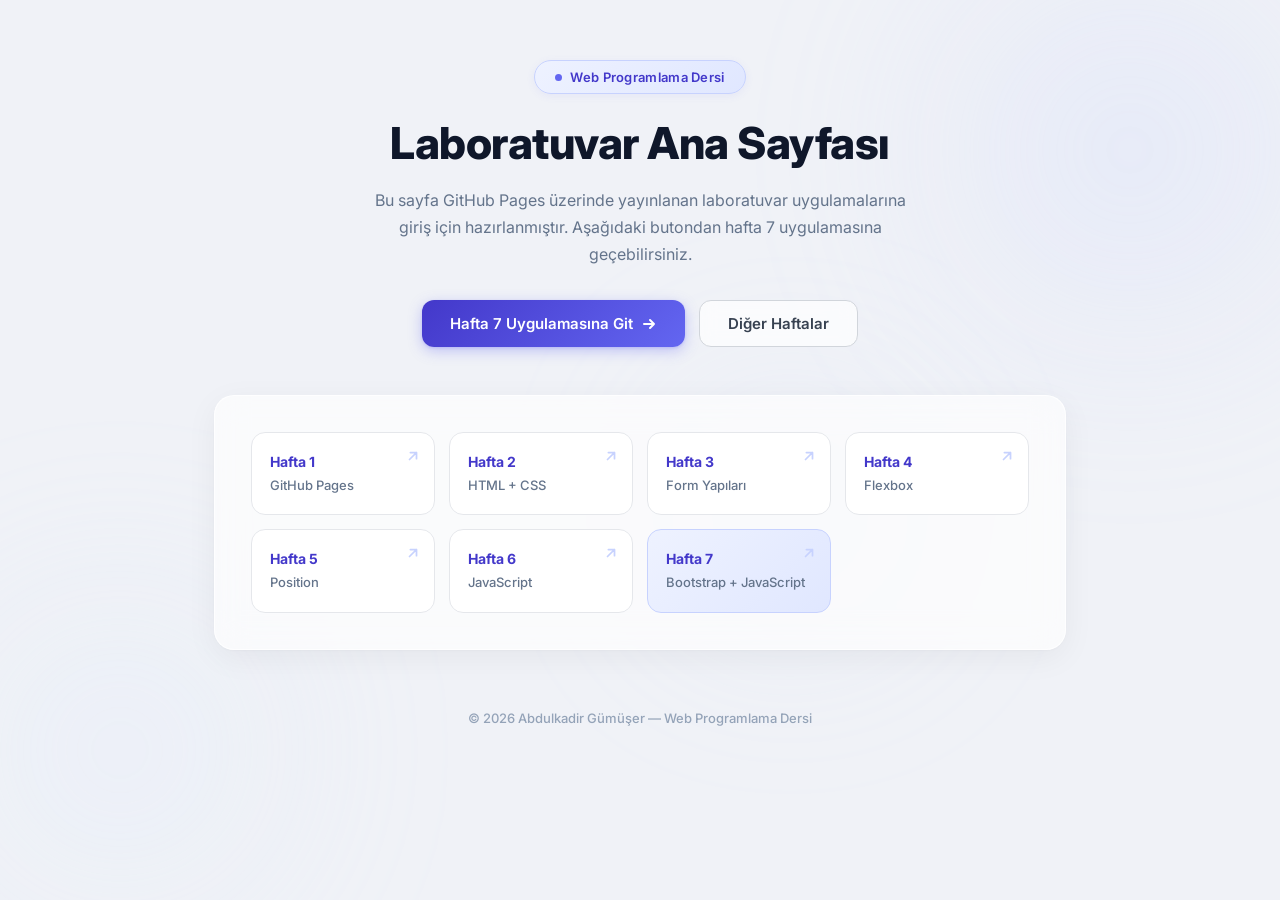
<file: index.html>
<!DOCTYPE html>
<html lang="tr">
<head>
    <meta charset="UTF-8">
    <meta name="viewport" content="width=device-width, initial-scale=1.0">
    <title>Abdulkadir Gümüşer | Laboratuvar Ana Sayfası</title>
    <meta name="description" content="Abdulkadir Gümüşer - Web Programlama Dersi Laboratuvar Uygulamaları Ana Sayfası">
    <link rel="preconnect" href="https://fonts.googleapis.com">
    <link rel="preconnect" href="https://fonts.gstatic.com" crossorigin>
    <link href="https://fonts.googleapis.com/css2?family=Inter:wght@400;500;600;700;800&display=swap" rel="stylesheet">
    <link rel="stylesheet" href="styles/landing.css">
</head>
<body>

    <!-- Arka plan dekoratif elementler -->
    <div class="bg-decoration">
        <div class="bg-blob blob-1"></div>
        <div class="bg-blob blob-2"></div>
        <div class="bg-blob blob-3"></div>
    </div>

    <main class="landing-container">

        <!-- Hero Bölümü -->
        <section class="hero-section" id="hero">
            <div class="badge fade-in">
                <span class="badge-dot"></span>
                Web Programlama Dersi
            </div>

            <h1 class="hero-title fade-in delay-1">Laboratuvar Ana Sayfası</h1>

            <p class="hero-description fade-in delay-2">
                Bu sayfa GitHub Pages üzerinde yayınlanan laboratuvar uygulamalarına giriş için
                hazırlanmıştır. Aşağıdaki butondan hafta 7 uygulamasına geçebilirsiniz.
            </p>

            <div class="hero-buttons fade-in delay-3">
                <a href="hafta7.html" class="btn-primary" id="btn-hafta7">
                    <span>Hafta 7 Uygulamasına Git</span>
                    <svg width="16" height="16" viewBox="0 0 16 16" fill="none">
                        <path d="M3 8h10M9 4l4 4-4 4" stroke="currentColor" stroke-width="2" stroke-linecap="round" stroke-linejoin="round"/>
                    </svg>
                </a>
                <a href="#weeks" class="btn-outline" id="btn-diger-haftalar">
                    <span>Diğer Haftalar</span>
                </a>
            </div>
        </section>

        <!-- Hafta Kartları Bölümü -->
        <section class="weeks-section fade-in delay-4" id="weeks">
            <div class="weeks-grid">

                <a href="about.html" class="week-card" id="card-hafta1">
                    <div class="week-card-number">Hafta 1</div>
                    <div class="week-card-title">GitHub Pages</div>
                    <div class="week-card-arrow">
                        <svg width="14" height="14" viewBox="0 0 16 16" fill="none">
                            <path d="M4 12L12 4M12 4H5M12 4v7" stroke="currentColor" stroke-width="2" stroke-linecap="round" stroke-linejoin="round"/>
                        </svg>
                    </div>
                </a>

                <a href="interests.html" class="week-card" id="card-hafta2">
                    <div class="week-card-number">Hafta 2</div>
                    <div class="week-card-title">HTML + CSS</div>
                    <div class="week-card-arrow">
                        <svg width="14" height="14" viewBox="0 0 16 16" fill="none">
                            <path d="M4 12L12 4M12 4H5M12 4v7" stroke="currentColor" stroke-width="2" stroke-linecap="round" stroke-linejoin="round"/>
                        </svg>
                    </div>
                </a>

                <a href="contact.html" class="week-card" id="card-hafta3">
                    <div class="week-card-number">Hafta 3</div>
                    <div class="week-card-title">Form Yapıları</div>
                    <div class="week-card-arrow">
                        <svg width="14" height="14" viewBox="0 0 16 16" fill="none">
                            <path d="M4 12L12 4M12 4H5M12 4v7" stroke="currentColor" stroke-width="2" stroke-linecap="round" stroke-linejoin="round"/>
                        </svg>
                    </div>
                </a>

                <a href="interests.html" class="week-card" id="card-hafta4">
                    <div class="week-card-number">Hafta 4</div>
                    <div class="week-card-title">Flexbox</div>
                    <div class="week-card-arrow">
                        <svg width="14" height="14" viewBox="0 0 16 16" fill="none">
                            <path d="M4 12L12 4M12 4H5M12 4v7" stroke="currentColor" stroke-width="2" stroke-linecap="round" stroke-linejoin="round"/>
                        </svg>
                    </div>
                </a>

                <a href="lab-position.html" class="week-card" id="card-hafta5">
                    <div class="week-card-number">Hafta 5</div>
                    <div class="week-card-title">Position</div>
                    <div class="week-card-arrow">
                        <svg width="14" height="14" viewBox="0 0 16 16" fill="none">
                            <path d="M4 12L12 4M12 4H5M12 4v7" stroke="currentColor" stroke-width="2" stroke-linecap="round" stroke-linejoin="round"/>
                        </svg>
                    </div>
                </a>

                <a href="not-hesaplama.html" class="week-card" id="card-hafta6">
                    <div class="week-card-number">Hafta 6</div>
                    <div class="week-card-title">JavaScript</div>
                    <div class="week-card-arrow">
                        <svg width="14" height="14" viewBox="0 0 16 16" fill="none">
                            <path d="M4 12L12 4M12 4H5M12 4v7" stroke="currentColor" stroke-width="2" stroke-linecap="round" stroke-linejoin="round"/>
                        </svg>
                    </div>
                </a>

                <a href="hafta7.html" class="week-card week-card-highlight" id="card-hafta7">
                    <div class="week-card-number">Hafta 7</div>
                    <div class="week-card-title">Bootstrap + JavaScript</div>
                    <div class="week-card-arrow">
                        <svg width="14" height="14" viewBox="0 0 16 16" fill="none">
                            <path d="M4 12L12 4M12 4H5M12 4v7" stroke="currentColor" stroke-width="2" stroke-linecap="round" stroke-linejoin="round"/>
                        </svg>
                    </div>
                </a>

            </div>
        </section>

        <!-- Footer -->
        <footer class="landing-footer fade-in delay-5">
            <p>&copy; 2026 Abdulkadir Gümüşer — Web Programlama Dersi</p>
        </footer>

    </main>

    <script>
        // Intersection Observer ile scroll animasyonları
        const observer = new IntersectionObserver((entries) => {
            entries.forEach(entry => {
                if (entry.isIntersecting) {
                    entry.target.classList.add('visible');
                }
            });
        }, { threshold: 0.1 });

        document.querySelectorAll('.fade-in').forEach(el => observer.observe(el));

        // Kartlara tıklanınca ripple efekti
        document.querySelectorAll('.week-card').forEach(card => {
            card.addEventListener('click', function(e) {
                const ripple = document.createElement('span');
                ripple.classList.add('ripple');
                const rect = this.getBoundingClientRect();
                ripple.style.left = (e.clientX - rect.left) + 'px';
                ripple.style.top = (e.clientY - rect.top) + 'px';
                this.appendChild(ripple);
                setTimeout(() => ripple.remove(), 600);
            });
        });

        // Smooth scroll
        document.querySelector('#btn-diger-haftalar').addEventListener('click', function(e) {
            e.preventDefault();
            document.querySelector('#weeks').scrollIntoView({ behavior: 'smooth' });
        });
    </script>

</body>
</html>
</file>
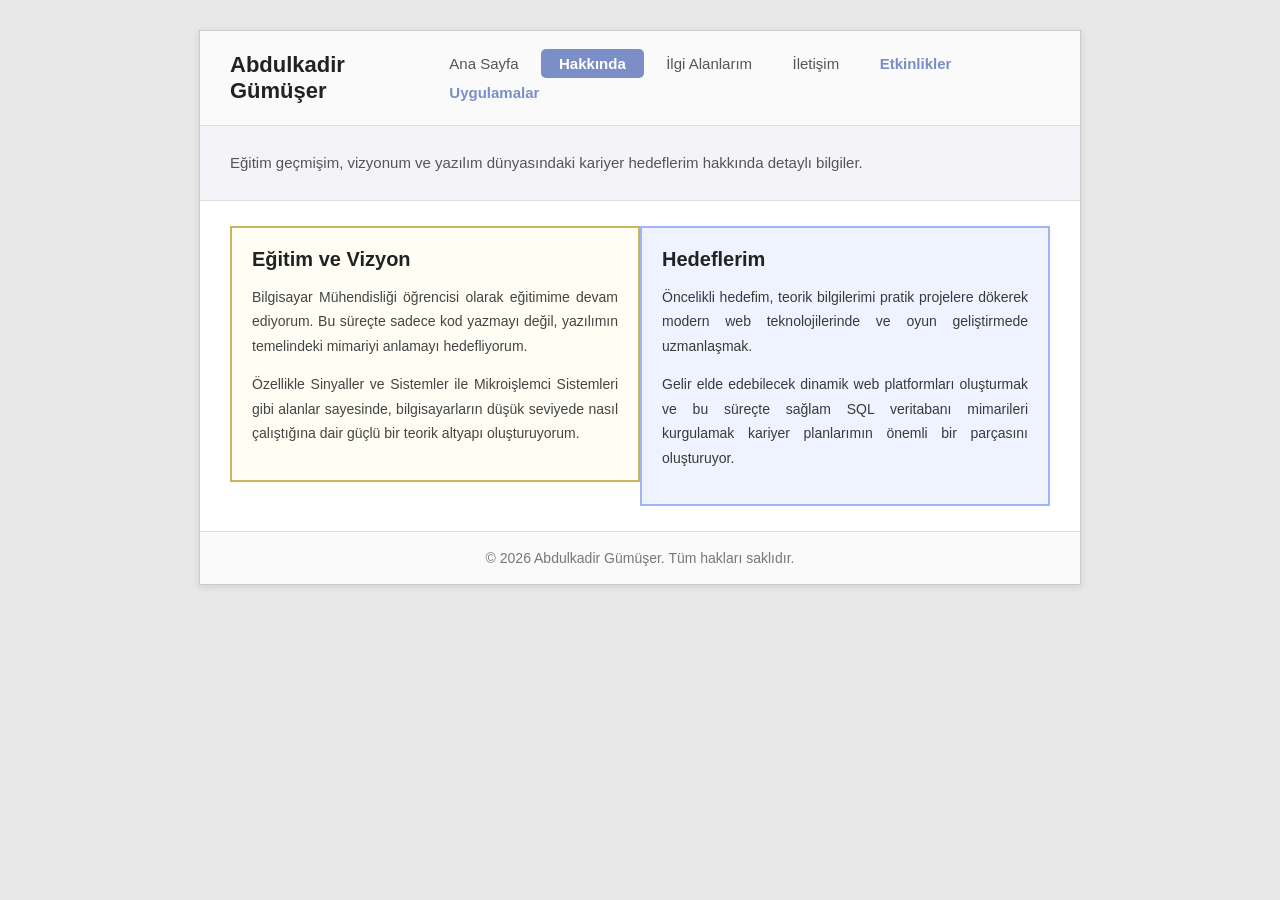
<file: about.html>
<!DOCTYPE html>
<html lang="tr">
<head>
    <meta charset="UTF-8">
    <meta name="viewport" content="width=device-width, initial-scale=1.0">
    <title>Hakkında | Abdulkadir Gümüşer</title>
    <style>
        /* =============================================
           GENEL AYARLAR
           ============================================= */
        body {
            font-family: 'Segoe UI', Arial, sans-serif;
            margin: 0;
            padding: 0;
            background-color: #e8e8e8;
            color: #333;
        }

        .wrapper {
            max-width: 880px;
            margin: 30px auto;
            background-color: #fff;
            border: 1px solid #ccc;
            box-shadow: 0 2px 8px rgba(0,0,0,0.1);
        }

        /* GRUP SEÇİCİ: h1, h2, p */
        h1, h2, p {
            margin: 0;
            padding: 0;
        }

        /* =============================================
           NAVİGASYON - ul > li > a, display: inline-block
           ============================================= */
        .top-bar {
            display: flex;
            align-items: center;
            justify-content: space-between;
            padding: 18px 30px;
            border-bottom: 1px solid #ddd;
            background-color: #fafafa;
        }

        .top-bar h1 {
            font-size: 22px;
            font-weight: 700;
            color: #222;
        }

        /* Hiyerarşik seçici 1: nav ul */
        nav ul {
            list-style: none;
            margin: 0;
            padding: 0;
        }

        nav ul li {
            display: inline-block;
        }

        /* Hiyerarşik seçici 2: nav a */
        nav a {
            display: inline-block;
            padding: 6px 18px;
            text-decoration: none;
            color: #555;
            font-size: 15px;
            border-radius: 5px;
            transition: background-color 0.2s, color 0.2s;
        }

        nav a:hover {
            background-color: #d0d8f0;
            color: #333;
        }

        nav a.active {
            background-color: #7b8ec8;
            color: #fff;
            font-weight: 600;
        }

        /* =============================================
           HEADER ALANI
           ============================================= */
        .page-header {
            padding: 24px 30px;
            background-color: #f4f4f8;
            border-bottom: 1px solid #ddd;
        }

        /* Hiyerarşik seçici 3: .page-header p */
        .page-header p {
            font-size: 15px;
            line-height: 1.7;
            color: #555;
        }

        /* =============================================
           İKİ SÜTUNLU İÇERİK - display: inline-block
           ============================================= */
        .content-area {
            padding: 25px 30px;
        }

        .columns {
            font-size: 0;
        }

        .col-left,
        .col-right {
            display: inline-block;
            vertical-align: top;
            font-size: 15px;
            box-sizing: border-box;
            padding: 20px;
            border: 2px solid;
        }

        .col-left {
            width: 50%;
            border-color: #c8b560;
            background-color: #fffef5;
        }

        .col-right {
            width: 50%;
            border-color: #a0b4f7;
            background-color: #eef3ff;
        }

        .col-left h2,
        .col-right h2 {
            font-size: 20px;
            color: #222;
            margin-bottom: 14px;
        }

        /* Hiyerarşik seçici 4: .col-left p */
        .col-left p {
            font-size: 14px;
            color: #444;
            line-height: 1.75;
            text-align: justify;
            margin-bottom: 14px;
        }

        /* Hiyerarşik seçici 5: .col-right p */
        .col-right p {
            font-size: 14px;
            color: #3a3a3a;
            line-height: 1.75;
            text-align: justify;
            margin-bottom: 14px;
        }

        /* =============================================
           FOOTER
           ============================================= */
        footer {
            text-align: center;
            padding: 18px 30px;
            border-top: 1px solid #ddd;
            background-color: #fafafa;
        }

        /* Hiyerarşik seçici 6: footer p */
        footer p {
            font-size: 14px;
            color: #777;
        }
    </style>
</head>
<body>

    <div class="wrapper">

        <!-- ÜST MENÜ -->
        <div class="top-bar">
            <h1>Abdulkadir Gümüşer</h1>
            <nav>
                <ul>
                    <li><a href="index.html">Ana Sayfa</a></li>
                    <li><a href="about.html" class="active">Hakkında</a></li>
                    <li><a href="interests.html">İlgi Alanlarım</a></li>
                    <li><a href="contact.html">İletişim</a></li>
                    <li><a href="lab-position.html" style="font-weight:bold; color:#7b8ec8;">Etkinlikler</a></li>
                    <li><a href="not-hesaplama.html" style="font-weight:bold; color:#7b8ec8;">Uygulamalar</a></li>
                </ul>
            </nav>
        </div>

        <!-- HEADER -->
        <header class="page-header">
            <p>Eğitim geçmişim, vizyonum ve yazılım dünyasındaki kariyer hedeflerim hakkında detaylı bilgiler.</p>
        </header>

        <!-- İKİ SÜTUNLU İÇERİK -->
        <div class="content-area">
            <div class="columns">

                <div class="col-left">
                    <h2>Eğitim ve Vizyon</h2>
                    <p>Bilgisayar Mühendisliği öğrencisi olarak eğitimime devam ediyorum. Bu süreçte sadece kod yazmayı değil, yazılımın temelindeki mimariyi anlamayı hedefliyorum.</p>
                    <p>Özellikle Sinyaller ve Sistemler ile Mikroişlemci Sistemleri gibi alanlar sayesinde, bilgisayarların düşük seviyede nasıl çalıştığına dair güçlü bir teorik altyapı oluşturuyorum.</p>
                </div>

                <div class="col-right">
                    <h2>Hedeflerim</h2>
                    <p>Öncelikli hedefim, teorik bilgilerimi pratik projelere dökerek modern web teknolojilerinde ve oyun geliştirmede uzmanlaşmak.</p>
                    <p>Gelir elde edebilecek dinamik web platformları oluşturmak ve bu süreçte sağlam SQL veritabanı mimarileri kurgulamak kariyer planlarımın önemli bir parçasını oluşturuyor.</p>
                </div>

            </div>
        </div>

        <!-- FOOTER -->
        <footer>
            <p>&copy; 2026 Abdulkadir Gümüşer. Tüm hakları saklıdır.</p>
        </footer>

    </div>

</body>
</html>
</file>
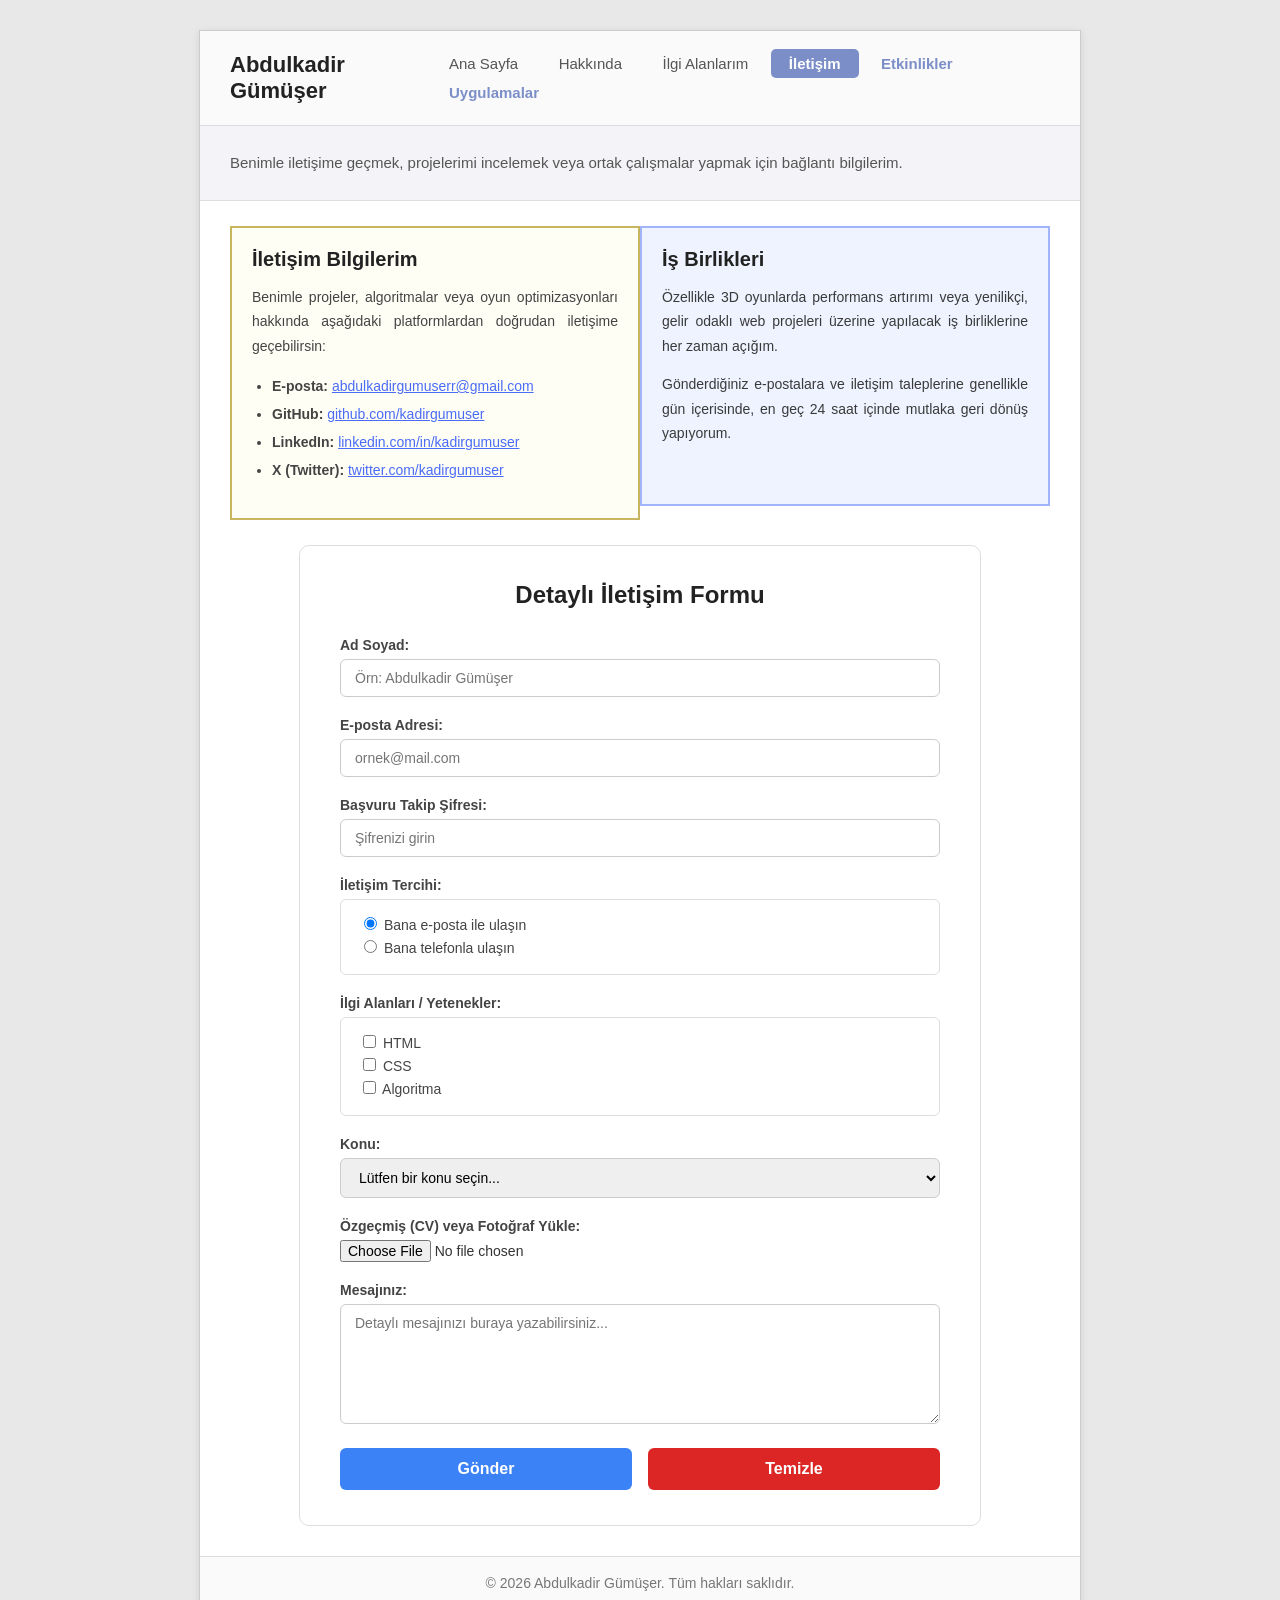
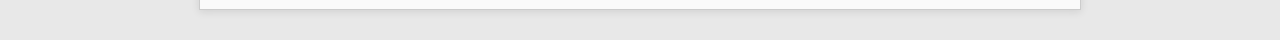
<file: contact.html>
<!DOCTYPE html>
<html lang="tr">

<head>
    <meta charset="UTF-8">
    <meta name="viewport" content="width=device-width, initial-scale=1.0">
    <title>İletişim | Abdulkadir Gümüşer</title>
    <style>
        /* =============================================
           GENEL AYARLAR
           ============================================= */
        body {
            font-family: 'Segoe UI', Arial, sans-serif;
            margin: 0;
            padding: 0;
            background-color: #e8e8e8;
            color: #333;
        }

        .wrapper {
            max-width: 880px;
            margin: 30px auto;
            background-color: #fff;
            border: 1px solid #ccc;
            box-shadow: 0 2px 8px rgba(0, 0, 0, 0.1);
        }

        /* GRUP SEÇİCİ: h1, h2, p */
        h1,
        h2,
        p {
            margin: 0;
            padding: 0;
        }

        /* =============================================
           NAVİGASYON - ul > li > a, display: inline-block
           ============================================= */
        .top-bar {
            display: flex;
            align-items: center;
            justify-content: space-between;
            padding: 18px 30px;
            border-bottom: 1px solid #ddd;
            background-color: #fafafa;
        }

        .top-bar h1 {
            font-size: 22px;
            font-weight: 700;
            color: #222;
        }

        /* Hiyerarşik seçici 1: nav ul */
        nav ul {
            list-style: none;
            margin: 0;
            padding: 0;
        }

        nav ul li {
            display: inline-block;
        }

        /* Hiyerarşik seçici 2: nav a */
        nav a {
            display: inline-block;
            padding: 6px 18px;
            text-decoration: none;
            color: #555;
            font-size: 15px;
            border-radius: 5px;
            transition: background-color 0.2s, color 0.2s;
        }

        nav a:hover {
            background-color: #d0d8f0;
            color: #333;
        }

        nav a.active {
            background-color: #7b8ec8;
            color: #fff;
            font-weight: 600;
        }

        /* =============================================
           HEADER ALANI
           ============================================= */
        .page-header {
            padding: 24px 30px;
            background-color: #f4f4f8;
            border-bottom: 1px solid #ddd;
        }

        /* Hiyerarşik seçici 3: .page-header p */
        .page-header p {
            font-size: 15px;
            line-height: 1.7;
            color: #555;
        }

        /* =============================================
           İKİ SÜTUNLU İÇERİK - display: inline-block
           ============================================= */
        .content-area {
            padding: 25px 30px;
        }

        .columns {
            font-size: 0;
        }

        .col-left,
        .col-right {
            display: inline-block;
            vertical-align: top;
            font-size: 15px;
            box-sizing: border-box;
            padding: 20px;
            border: 2px solid;
            min-height: 280px;
        }

        .col-left {
            width: 50%;
            border-color: #c8b560;
            background-color: #fffef5;
        }

        .col-right {
            width: 50%;
            border-color: #a0b4f7;
            background-color: #eef3ff;
        }

        .col-left h2,
        .col-right h2 {
            font-size: 20px;
            color: #222;
            margin-bottom: 14px;
        }

        /* Hiyerarşik seçici 4: .col-left p */
        .col-left p {
            font-size: 14px;
            color: #444;
            line-height: 1.75;
            text-align: justify;
            margin-bottom: 14px;
        }

        /* Hiyerarşik seçici 5: .col-right p */
        .col-right p {
            font-size: 14px;
            color: #3a3a3a;
            line-height: 1.75;
            text-align: justify;
            margin-bottom: 14px;
        }

        /* İletişim listesi */
        .contact-list {
            list-style: disc;
            padding-left: 20px;
            margin-top: 14px;
            font-size: 14px;
            line-height: 2;
            color: #444;
        }

        .contact-list a {
            color: #4a6cf7;
            text-decoration: underline;
        }

        /* =============================================
           FOOTER
           ============================================= */
        footer {
            text-align: center;
            padding: 18px 30px;
            border-top: 1px solid #ddd;
            background-color: #fafafa;
        }

        /* Hiyerarşik seçici 6: footer p */
        footer p {
            font-size: 14px;
            color: #777;
        }

        /* =============================================
           İLETİŞİM FORMU - Box Model
           ============================================= */
        .contact-container {
            width: 600px;
            margin: 0 auto 30px auto;
            padding: 35px 40px;
            border: 1px solid #ddd;
            border-radius: 10px;
            background-color: #fff;
        }

        .contact-container h2 {
            text-align: center;
            font-size: 24px;
            color: #222;
            margin-bottom: 28px;
        }

        .contact-container label {
            display: block;
            font-size: 14px;
            font-weight: 700;
            color: #444;
            margin-bottom: 6px;
        }

        /* Çoklu seçici: input, select, textarea */
        .contact-container input[type="text"],
        .contact-container input[type="email"],
        .contact-container input[type="password"],
        .contact-container select,
        .contact-container textarea {
            width: 100%;
            padding: 10px 14px;
            margin-bottom: 20px;
            border: 1px solid #ccc;
            border-radius: 6px;
            font-size: 14px;
            font-family: 'Segoe UI', Arial, sans-serif;
            box-sizing: border-box;
        }

        .contact-container textarea {
            height: 120px;
            resize: vertical;
        }

        .contact-container .field-group {
            border: 1px solid #ddd;
            border-radius: 6px;
            padding: 14px 18px;
            margin-bottom: 20px;
        }

        .contact-container .field-group label {
            font-weight: 400;
            margin-bottom: 4px;
        }

        .contact-container input[type="file"] {
            margin-bottom: 20px;
            font-size: 14px;
        }

        .btn-group {
            display: flex;
            gap: 16px;
        }

        .btn-submit {
            flex: 1;
            padding: 12px 30px;
            background-color: #3b82f6;
            color: #fff;
            border: none;
            border-radius: 6px;
            font-size: 16px;
            font-weight: 600;
            cursor: pointer;
            transition: background-color 0.2s;
        }

        .btn-submit:hover {
            background-color: #2563eb;
        }

        .btn-reset {
            flex: 1;
            padding: 12px 30px;
            background-color: #dc2626;
            color: #fff;
            border: none;
            border-radius: 6px;
            font-size: 16px;
            font-weight: 600;
            cursor: pointer;
            transition: background-color 0.2s;
        }

        .btn-reset:hover {
            background-color: #b91c1c;
        }
    </style>
</head>

<body>

    <div class="wrapper">

        <!-- ÜST MENÜ -->
        <div class="top-bar">
            <h1>Abdulkadir Gümüşer</h1>
            <nav>
                <ul>
                    <li><a href="index.html">Ana Sayfa</a></li>
                    <li><a href="about.html">Hakkında</a></li>
                    <li><a href="interests.html">İlgi Alanlarım</a></li>
                    <li><a href="contact.html" class="active">İletişim</a></li>
                    <li><a href="lab-position.html" style="font-weight:bold; color:#7b8ec8;">Etkinlikler</a></li>
                    <li><a href="not-hesaplama.html" style="font-weight:bold; color:#7b8ec8;">Uygulamalar</a></li>
                </ul>
            </nav>
        </div>

        <!-- HEADER -->
        <header class="page-header">
            <p>Benimle iletişime geçmek, projelerimi incelemek veya ortak çalışmalar yapmak için bağlantı bilgilerim.
            </p>
        </header>

        <!-- İKİ SÜTUNLU İÇERİK -->
        <div class="content-area">
            <div class="columns">

                <div class="col-left">
                    <h2>İletişim Bilgilerim</h2>
                    <p>Benimle projeler, algoritmalar veya oyun optimizasyonları hakkında aşağıdaki platformlardan
                        doğrudan iletişime geçebilirsin:</p>
                    <ul class="contact-list">
                        <li><strong>E-posta:</strong> <a
                                href="mailto:abdulkadirgumuserr@gmail.com">abdulkadirgumuserr@gmail.com</a></li>
                        <li><strong>GitHub:</strong> <a href="https://github.com/kadirgumuser"
                                target="_blank">github.com/kadirgumuser</a></li>
                        <li><strong>LinkedIn:</strong> <a href="https://linkedin.com/in/kadirgumuser"
                                target="_blank">linkedin.com/in/kadirgumuser</a></li>
                        <li><strong>X (Twitter):</strong> <a href="https://twitter.com/kadirgumuser"
                                target="_blank">twitter.com/kadirgumuser</a></li>
                    </ul>
                </div>

                <div class="col-right">
                    <h2>İş Birlikleri</h2>
                    <p>Özellikle 3D oyunlarda performans artırımı veya yenilikçi, gelir odaklı web projeleri üzerine
                        yapılacak iş birliklerine her zaman açığım.</p>
                    <p>Gönderdiğiniz e-postalara ve iletişim taleplerine genellikle gün içerisinde, en geç 24 saat
                        içinde mutlaka geri dönüş yapıyorum.</p>
                </div>

            </div>
        </div>

        <!-- İLETİŞİM FORMU -->
        <div class="contact-container">
            <h2>Detaylı İletişim Formu</h2>
            <form>
                <label for="adSoyad">Ad Soyad:</label>
                <input type="text" id="adSoyad" name="adSoyad" placeholder="Örn: Abdulkadir Gümüşer">

                <label for="eposta">E-posta Adresi:</label>
                <input type="email" id="eposta" name="eposta" placeholder="ornek@mail.com">

                <label for="sifre">Başvuru Takip Şifresi:</label>
                <input type="password" id="sifre" name="sifre" placeholder="Şifrenizi girin">

                <label>İletişim Tercihi:</label>
                <div class="field-group">
                    <label><input type="radio" name="iletisimTercihi" value="eposta" checked> Bana e-posta ile
                        ulaşın</label>
                    <label><input type="radio" name="iletisimTercihi" value="telefon"> Bana telefonla ulaşın</label>
                </div>

                <label>İlgi Alanları / Yetenekler:</label>
                <div class="field-group">
                    <label><input type="checkbox" name="yetenekler" value="html"> HTML</label>
                    <label><input type="checkbox" name="yetenekler" value="css"> CSS</label>
                    <label><input type="checkbox" name="yetenekler" value="algoritma"> Algoritma</label>
                </div>

                <label for="konu">Konu:</label>
                <select id="konu" name="konu">
                    <option value="" disabled selected>Lütfen bir konu seçin...</option>
                    <option value="is-teklifi">İş Teklifi</option>
                    <option value="soru">Soru</option>
                    <option value="geri-bildirim">Geri Bildirim</option>
                </select>

                <label for="dosya">Özgeçmiş (CV) veya Fotoğraf Yükle:</label>
                <input type="file" id="dosya" name="dosya">

                <label for="mesaj">Mesajınız:</label>
                <textarea id="mesaj" name="mesaj" placeholder="Detaylı mesajınızı buraya yazabilirsiniz..."></textarea>

                <div class="btn-group">
                    <button type="submit" class="btn-submit">Gönder</button>
                    <button type="reset" class="btn-reset">Temizle</button>
                </div>
            </form>
        </div>

        <!-- FOOTER -->
        <footer>
            <p>&copy; 2026 Abdulkadir Gümüşer. Tüm hakları saklıdır.</p>
        </footer>

    </div>

</body>

</html>
</file>
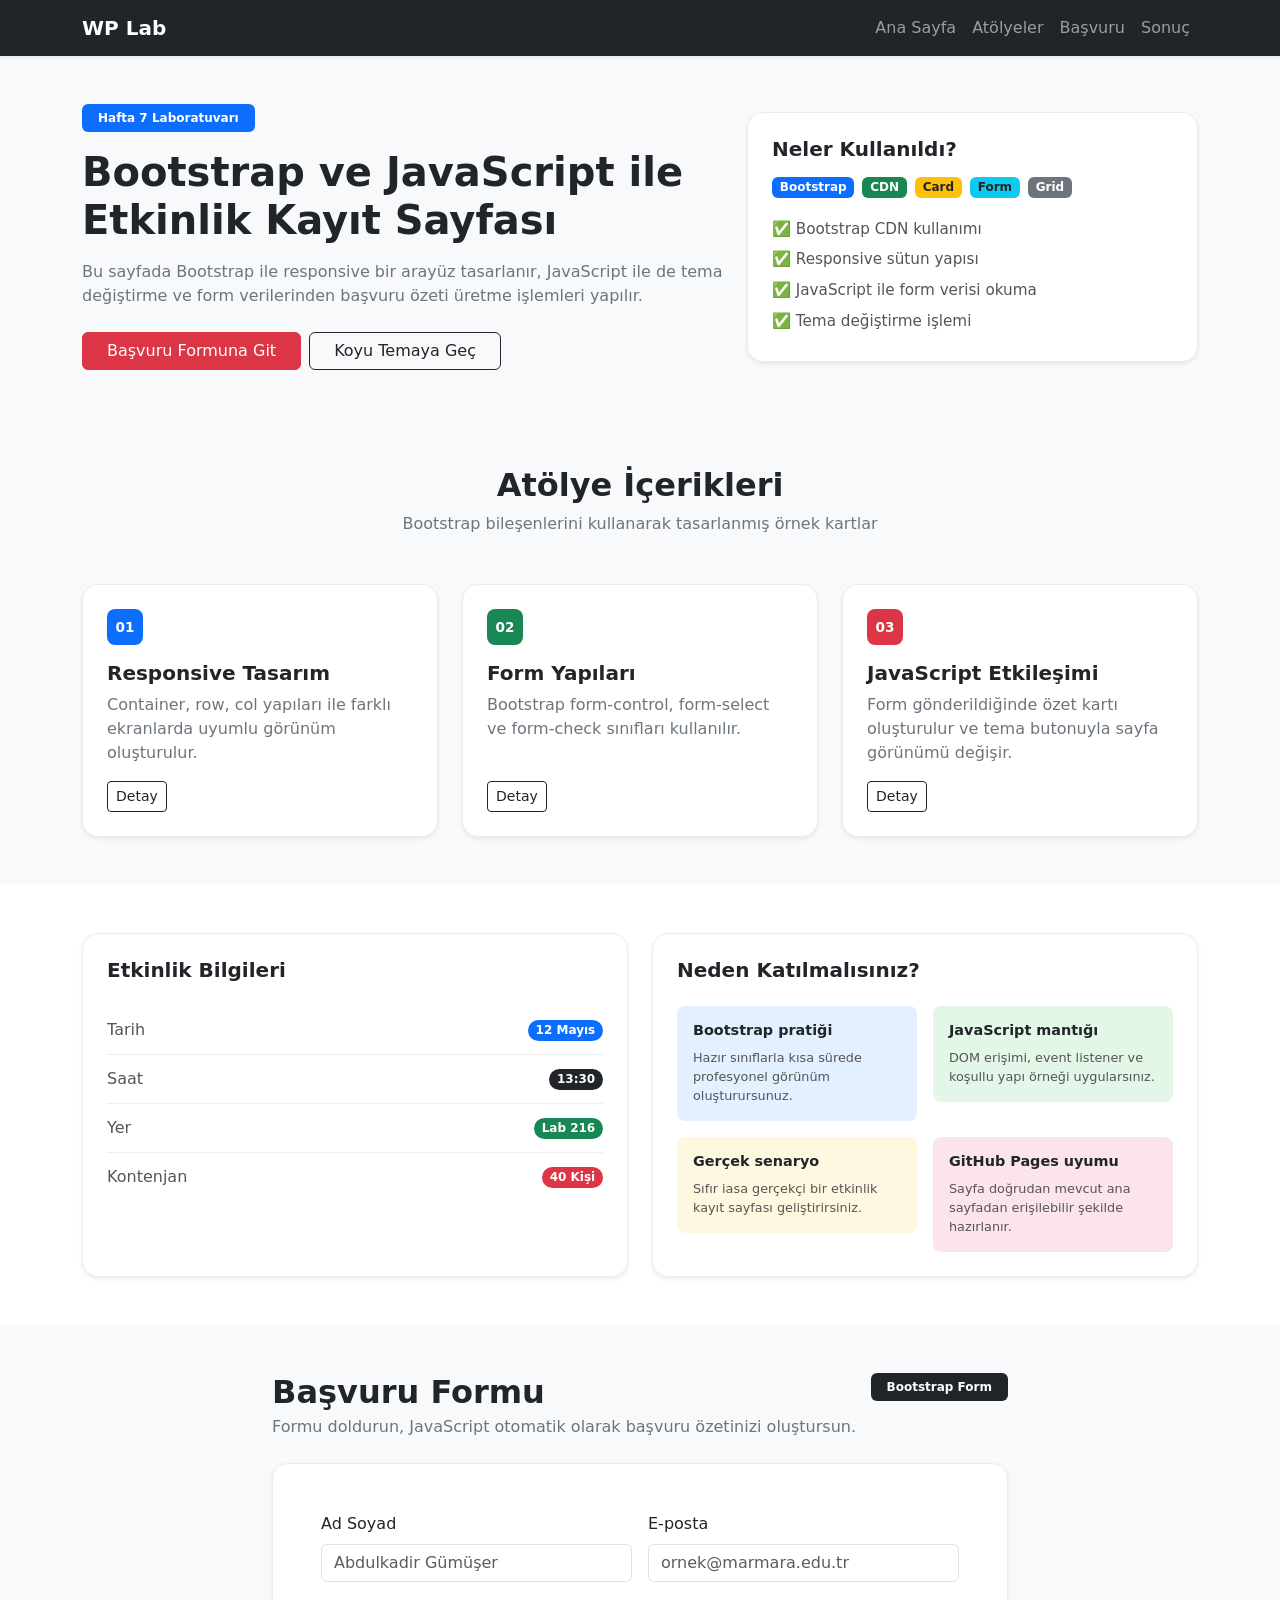
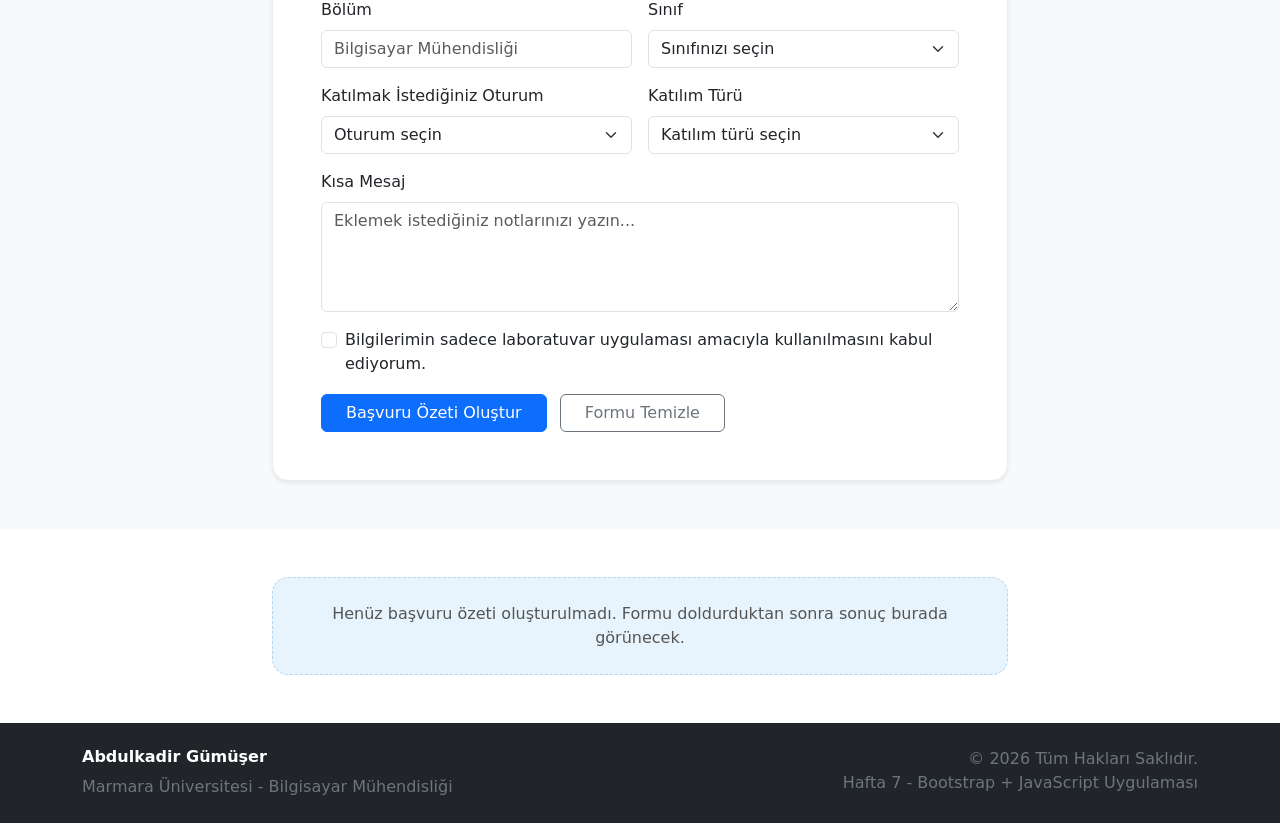
<file: hafta7.html>
<!DOCTYPE html>
<html lang="tr">
<head>
    <meta charset="UTF-8">
    <meta name="viewport" content="width=device-width, initial-scale=1.0">
    <title>Abdulkadir Gümüşer | Hafta 7 - Etkinlik Kayıt</title>
    <!-- Bootstrap 5.3.3 CDN -->
    <link href="https://cdn.jsdelivr.net/npm/bootstrap@5.3.3/dist/css/bootstrap.min.css" rel="stylesheet">
    <!-- Ek CSS -->
    <link rel="stylesheet" href="styles/hafta7.css">
</head>
<body>

    <!-- ========== NAVBAR ========== -->
    <nav class="navbar navbar-expand-lg navbar-dark bg-dark shadow-sm sticky-top">
        <div class="container">
            <a class="navbar-brand fw-bold" href="index.html">WP Lab</a>
            <button class="navbar-toggler" type="button" data-bs-toggle="collapse" data-bs-target="#mainNavbar">
                <span class="navbar-toggler-icon"></span>
            </button>
            <div class="collapse navbar-collapse" id="mainNavbar">
                <ul class="navbar-nav ms-auto">
                    <li class="nav-item"><a class="nav-link" href="index.html">Ana Sayfa</a></li>
                    <li class="nav-item"><a class="nav-link" href="#atolyeler">Atölyeler</a></li>
                    <li class="nav-item"><a class="nav-link" href="#basvuruFormu">Başvuru</a></li>
                    <li class="nav-item"><a class="nav-link" href="#sonucAlani">Sonuç</a></li>
                </ul>
            </div>
        </div>
    </nav>

    <!-- ========== HERO BÖLÜMÜ ========== -->
    <section class="hero-section py-5">
        <div class="container">
            <div class="row align-items-center g-4">
                <div class="col-lg-7">
                    <span class="badge bg-primary mb-3 px-3 py-2">Hafta 7 Laboratuvarı</span>
                    <h1 class="fw-bold mb-3">Bootstrap ve JavaScript ile<br>Etkinlik Kayıt Sayfası</h1>
                    <p class="text-secondary mb-4">
                        Bu sayfada Bootstrap ile responsive bir arayüz tasarlanır, JavaScript ile de tema 
                        değiştirme ve form verilerinden başvuru özeti üretme işlemleri yapılır.
                    </p>
                    <div class="d-flex gap-2 flex-wrap">
                        <a href="#basvuruFormu" class="btn btn-danger px-4">Başvuru Formuna Git</a>
                        <button id="temaButonu" class="btn btn-outline-dark px-4">Koyu Temaya Geç</button>
                    </div>
                </div>
                <div class="col-lg-5">
                    <div class="card shadow-sm rounded-4 p-4">
                        <h5 class="fw-bold mb-3">Neler Kullanıldı?</h5>
                        <div class="d-flex flex-wrap gap-2 mb-3">
                            <span class="badge bg-primary">Bootstrap</span>
                            <span class="badge bg-success">CDN</span>
                            <span class="badge bg-warning text-dark">Card</span>
                            <span class="badge bg-info text-dark">Form</span>
                            <span class="badge bg-secondary">Grid</span>
                        </div>
                        <ul class="list-unstyled mb-0 kullanilan-liste">
                            <li>✅ Bootstrap CDN kullanımı</li>
                            <li>✅ Responsive sütun yapısı</li>
                            <li>✅ JavaScript ile form verisi okuma</li>
                            <li>✅ Tema değiştirme işlemi</li>
                        </ul>
                    </div>
                </div>
            </div>
        </div>
    </section>

    <!-- ========== ATÖLYE İÇERİKLERİ (3 KART) ========== -->
    <section id="atolyeler" class="py-5 bg-light">
        <div class="container">
            <h2 class="text-center fw-bold mb-2">Atölye İçerikleri</h2>
            <p class="text-center text-secondary mb-5">Bootstrap bileşenlerini kullanarak tasarlanmış örnek kartlar</p>
            <div class="row g-4">
                <!-- Kart 1 -->
                <div class="col-md-4">
                    <div class="card shadow-sm rounded-4 h-100 p-4">
                        <span class="badge-number badge-blue">01</span>
                        <h5 class="fw-bold mt-3">Responsive Tasarım</h5>
                        <p class="text-secondary">Container, row, col yapıları ile farklı ekranlarda uyumlu görünüm oluşturulur.</p>
                        <div class="mt-auto">
                            <a href="#" class="btn btn-outline-dark btn-sm">Detay</a>
                        </div>
                    </div>
                </div>
                <!-- Kart 2 -->
                <div class="col-md-4">
                    <div class="card shadow-sm rounded-4 h-100 p-4">
                        <span class="badge-number badge-green">02</span>
                        <h5 class="fw-bold mt-3">Form Yapıları</h5>
                        <p class="text-secondary">Bootstrap form-control, form-select ve form-check sınıfları kullanılır.</p>
                        <div class="mt-auto">
                            <a href="#" class="btn btn-outline-dark btn-sm">Detay</a>
                        </div>
                    </div>
                </div>
                <!-- Kart 3 -->
                <div class="col-md-4">
                    <div class="card shadow-sm rounded-4 h-100 p-4">
                        <span class="badge-number badge-red">03</span>
                        <h5 class="fw-bold mt-3">JavaScript Etkileşimi</h5>
                        <p class="text-secondary">Form gönderildiğinde özet kartı oluşturulur ve tema butonuyla sayfa görünümü değişir.</p>
                        <div class="mt-auto">
                            <a href="#" class="btn btn-outline-dark btn-sm">Detay</a>
                        </div>
                    </div>
                </div>
            </div>
        </div>
    </section>

    <!-- ========== ETKİNLİK BİLGİLERİ + NEDEN KATILMALISINIZ ========== -->
    <section class="py-5">
        <div class="container">
            <div class="row g-4">
                <!-- Etkinlik Bilgileri -->
                <div class="col-lg-6">
                    <div class="card shadow-sm rounded-4 p-4 h-100">
                        <h5 class="fw-bold mb-4">Etkinlik Bilgileri</h5>
                        <div class="bilgi-satir">
                            <span class="bilgi-label">Tarih</span>
                            <span class="badge bg-primary rounded-pill">12 Mayıs</span>
                        </div>
                        <div class="bilgi-satir">
                            <span class="bilgi-label">Saat</span>
                            <span class="badge bg-dark rounded-pill">13:30</span>
                        </div>
                        <div class="bilgi-satir">
                            <span class="bilgi-label">Yer</span>
                            <span class="badge bg-success rounded-pill">Lab 216</span>
                        </div>
                        <div class="bilgi-satir">
                            <span class="bilgi-label">Kontenjan</span>
                            <span class="badge bg-danger rounded-pill">40 Kişi</span>
                        </div>
                    </div>
                </div>
                <!-- Neden Katılmalısınız -->
                <div class="col-lg-6">
                    <div class="card shadow-sm rounded-4 p-4 h-100">
                        <h5 class="fw-bold mb-4">Neden Katılmalısınız?</h5>
                        <div class="row g-3">
                            <div class="col-6">
                                <div class="neden-kart neden-mavi p-3 rounded-3">
                                    <h6 class="fw-bold">Bootstrap pratiği</h6>
                                    <p class="small mb-0">Hazır sınıflarla kısa sürede profesyonel görünüm oluşturursunuz.</p>
                                </div>
                            </div>
                            <div class="col-6">
                                <div class="neden-kart neden-yesil p-3 rounded-3">
                                    <h6 class="fw-bold">JavaScript mantığı</h6>
                                    <p class="small mb-0">DOM erişimi, event listener ve koşullu yapı örneği uygularsınız.</p>
                                </div>
                            </div>
                            <div class="col-6">
                                <div class="neden-kart neden-sari p-3 rounded-3">
                                    <h6 class="fw-bold">Gerçek senaryo</h6>
                                    <p class="small mb-0">Sıfır iasa gerçekçi bir etkinlik kayıt sayfası geliştirirsiniz.</p>
                                </div>
                            </div>
                            <div class="col-6">
                                <div class="neden-kart neden-kirmizi p-3 rounded-3">
                                    <h6 class="fw-bold">GitHub Pages uyumu</h6>
                                    <p class="small mb-0">Sayfa doğrudan mevcut ana sayfadan erişilebilir şekilde hazırlanır.</p>
                                </div>
                            </div>
                        </div>
                    </div>
                </div>
            </div>
        </div>
    </section>

    <!-- ========== BAŞVURU FORMU ========== -->
    <section id="basvuruFormu" class="py-5 bg-light">
        <div class="container">
            <div class="row justify-content-center">
                <div class="col-lg-8">
                    <div class="d-flex justify-content-between align-items-start mb-4">
                        <div>
                            <h2 class="fw-bold mb-1">Başvuru Formu</h2>
                            <p class="text-secondary mb-0">Formu doldurun, JavaScript otomatik olarak başvuru özetinizi oluştursun.</p>
                        </div>
                        <span class="badge bg-dark px-3 py-2">Bootstrap Form</span>
                    </div>

                    <form id="kayitFormu" class="card shadow-sm rounded-4 p-4 p-md-5" novalidate>
                        <div class="row g-3">
                            <!-- Ad Soyad -->
                            <div class="col-md-6">
                                <label for="adSoyad" class="form-label">Ad Soyad</label>
                                <input type="text" class="form-control" id="adSoyad" placeholder="Abdulkadir Gümüşer" required>
                            </div>
                            <!-- E-posta -->
                            <div class="col-md-6">
                                <label for="eposta" class="form-label">E-posta</label>
                                <input type="email" class="form-control" id="eposta" placeholder="ornek@marmara.edu.tr" required>
                            </div>
                            <!-- Bölüm -->
                            <div class="col-md-6">
                                <label for="bolum" class="form-label">Bölüm</label>
                                <input type="text" class="form-control" id="bolum" placeholder="Bilgisayar Mühendisliği" required>
                            </div>
                            <!-- Sınıf -->
                            <div class="col-md-6">
                                <label for="sinif" class="form-label">Sınıf</label>
                                <select class="form-select" id="sinif" required>
                                    <option value="" selected disabled>Sınıfınızı seçin</option>
                                    <option value="1. Sınıf">1. Sınıf</option>
                                    <option value="2. Sınıf">2. Sınıf</option>
                                    <option value="3. Sınıf">3. Sınıf</option>
                                    <option value="4. Sınıf">4. Sınıf</option>
                                </select>
                            </div>
                            <!-- Katılmak İstediğiniz Oturum -->
                            <div class="col-md-6">
                                <label for="oturum" class="form-label">Katılmak İstediğiniz Oturum</label>
                                <select class="form-select" id="oturum" required>
                                    <option value="" selected disabled>Oturum seçin</option>
                                    <option value="Bootstrap + JS Projesi">Bootstrap + JS Projesi</option>
                                    <option value="Responsive Tasarım Atölyesi">Responsive Tasarım Atölyesi</option>
                                    <option value="Form Yapıları Uygulaması">Form Yapıları Uygulaması</option>
                                </select>
                            </div>
                            <!-- Katılım Türü -->
                            <div class="col-md-6">
                                <label for="katilimTuru" class="form-label">Katılım Türü</label>
                                <select class="form-select" id="katilimTuru" required>
                                    <option value="" selected disabled>Katılım türü seçin</option>
                                    <option value="Yüz yüze">Yüz yüze</option>
                                    <option value="Online">Online</option>
                                </select>
                            </div>
                            <!-- Kısa Mesaj -->
                            <div class="col-12">
                                <label for="mesaj" class="form-label">Kısa Mesaj</label>
                                <textarea class="form-control" id="mesaj" rows="4" placeholder="Eklemek istediğiniz notlarınızı yazın..."></textarea>
                            </div>
                            <!-- Onay Checkbox -->
                            <div class="col-12">
                                <div class="form-check">
                                    <input class="form-check-input" type="checkbox" id="onayKutusu" required>
                                    <label class="form-check-label" for="onayKutusu">
                                        Bilgilerimin sadece laboratuvar uygulaması amacıyla kullanılmasını kabul ediyorum.
                                    </label>
                                </div>
                            </div>
                            <!-- Butonlar -->
                            <div class="col-12 mt-3">
                                <button type="submit" class="btn btn-primary px-4 me-2">Başvuru Özeti Oluştur</button>
                                <button type="reset" class="btn btn-outline-secondary px-4">Formu Temizle</button>
                            </div>
                        </div>
                    </form>
                </div>
            </div>
        </div>
    </section>

    <!-- ========== SONUÇ ALANI ========== -->
    <section id="sonucAlani" class="py-5">
        <div class="container">
            <div class="row justify-content-center">
                <div class="col-lg-8">
                    <div id="sonucKarti" class="sonuc-bos rounded-4 p-4 text-center">
                        <p class="mb-0">Henüz başvuru özeti oluşturulmadı. Formu doldurduktan sonra sonuç burada görünecek.</p>
                    </div>
                </div>
            </div>
        </div>
    </section>

    <!-- ========== FOOTER ========== -->
    <footer class="bg-dark text-white py-4">
        <div class="container">
            <div class="row">
                <div class="col-md-6">
                    <h6 class="fw-bold">Abdulkadir Gümüşer</h6>
                    <p class="mb-0 text-secondary">Marmara Üniversitesi - Bilgisayar Mühendisliği</p>
                </div>
                <div class="col-md-6 text-md-end mt-3 mt-md-0">
                    <p class="mb-0 text-secondary">&copy; 2026 Tüm Hakları Saklıdır.</p>
                    <p class="mb-0 text-secondary">Hafta 7 - Bootstrap + JavaScript Uygulaması</p>
                </div>
            </div>
        </div>
    </footer>

    <!-- Bootstrap JS CDN -->
    <script src="https://cdn.jsdelivr.net/npm/bootstrap@5.3.3/dist/js/bootstrap.bundle.min.js"></script>
    <!-- Harici JavaScript Dosyası -->
    <script src="scripts/hafta7.js"></script>
</body>
</html>
</file>
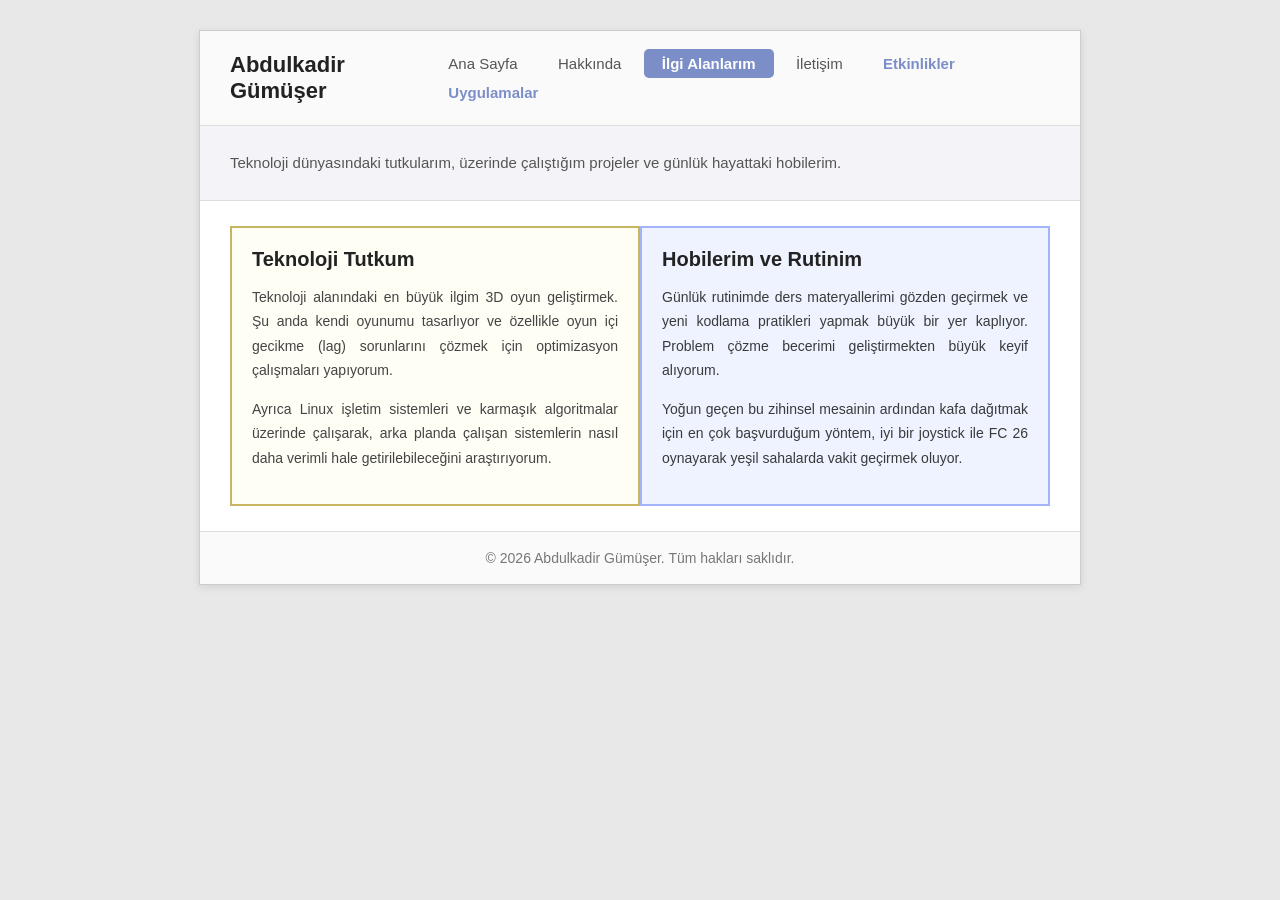
<file: interests.html>
<!DOCTYPE html>
<html lang="tr">
<head>
    <meta charset="UTF-8">
    <meta name="viewport" content="width=device-width, initial-scale=1.0">
    <title>İlgi Alanlarım | Abdulkadir Gümüşer</title>
    <style>
        /* =============================================
           GENEL AYARLAR
           ============================================= */
        body {
            font-family: 'Segoe UI', Arial, sans-serif;
            margin: 0;
            padding: 0;
            background-color: #e8e8e8;
            color: #333;
        }

        .wrapper {
            max-width: 880px;
            margin: 30px auto;
            background-color: #fff;
            border: 1px solid #ccc;
            box-shadow: 0 2px 8px rgba(0,0,0,0.1);
        }

        /* GRUP SEÇİCİ: h1, h2, p */
        h1, h2, p {
            margin: 0;
            padding: 0;
        }

        /* =============================================
           NAVİGASYON - ul > li > a, display: inline-block
           ============================================= */
        .top-bar {
            display: flex;
            align-items: center;
            justify-content: space-between;
            padding: 18px 30px;
            border-bottom: 1px solid #ddd;
            background-color: #fafafa;
        }

        .top-bar h1 {
            font-size: 22px;
            font-weight: 700;
            color: #222;
        }

        /* Hiyerarşik seçici 1: nav ul */
        nav ul {
            list-style: none;
            margin: 0;
            padding: 0;
        }

        nav ul li {
            display: inline-block;
        }

        /* Hiyerarşik seçici 2: nav a */
        nav a {
            display: inline-block;
            padding: 6px 18px;
            text-decoration: none;
            color: #555;
            font-size: 15px;
            border-radius: 5px;
            transition: background-color 0.2s, color 0.2s;
        }

        nav a:hover {
            background-color: #d0d8f0;
            color: #333;
        }

        nav a.active {
            background-color: #7b8ec8;
            color: #fff;
            font-weight: 600;
        }

        /* =============================================
           HEADER ALANI
           ============================================= */
        .page-header {
            padding: 24px 30px;
            background-color: #f4f4f8;
            border-bottom: 1px solid #ddd;
        }

        /* Hiyerarşik seçici 3: .page-header p */
        .page-header p {
            font-size: 15px;
            line-height: 1.7;
            color: #555;
        }

        /* =============================================
           İKİ SÜTUNLU İÇERİK - display: inline-block
           ============================================= */
        .content-area {
            padding: 25px 30px;
        }

        .columns {
            font-size: 0;
        }

        .col-left,
        .col-right {
            display: inline-block;
            vertical-align: top;
            font-size: 15px;
            box-sizing: border-box;
            padding: 20px;
            border: 2px solid;
        }

        .col-left {
            width: 50%;
            border-color: #c8b560;
            background-color: #fffef5;
        }

        .col-right {
            width: 50%;
            border-color: #a0b4f7;
            background-color: #eef3ff;
        }

        .col-left h2,
        .col-right h2 {
            font-size: 20px;
            color: #222;
            margin-bottom: 14px;
        }

        /* Hiyerarşik seçici 4: .col-left p */
        .col-left p {
            font-size: 14px;
            color: #444;
            line-height: 1.75;
            text-align: justify;
            margin-bottom: 14px;
        }

        /* Hiyerarşik seçici 5: .col-right p */
        .col-right p {
            font-size: 14px;
            color: #3a3a3a;
            line-height: 1.75;
            text-align: justify;
            margin-bottom: 14px;
        }

        /* =============================================
           FOOTER
           ============================================= */
        footer {
            text-align: center;
            padding: 18px 30px;
            border-top: 1px solid #ddd;
            background-color: #fafafa;
        }

        /* Hiyerarşik seçici 6: footer p */
        footer p {
            font-size: 14px;
            color: #777;
        }
    </style>
</head>
<body>

    <div class="wrapper">

        <!-- ÜST MENÜ -->
        <div class="top-bar">
            <h1>Abdulkadir Gümüşer</h1>
            <nav>
                <ul>
                    <li><a href="index.html">Ana Sayfa</a></li>
                    <li><a href="about.html">Hakkında</a></li>
                    <li><a href="interests.html" class="active">İlgi Alanlarım</a></li>
                    <li><a href="contact.html">İletişim</a></li>
                    <li><a href="lab-position.html" style="font-weight:bold; color:#7b8ec8;">Etkinlikler</a></li>
                    <li><a href="not-hesaplama.html" style="font-weight:bold; color:#7b8ec8;">Uygulamalar</a></li>
                </ul>
            </nav>
        </div>

        <!-- HEADER -->
        <header class="page-header">
            <p>Teknoloji dünyasındaki tutkularım, üzerinde çalıştığım projeler ve günlük hayattaki hobilerim.</p>
        </header>

        <!-- İKİ SÜTUNLU İÇERİK -->
        <div class="content-area">
            <div class="columns">

                <div class="col-left">
                    <h2>Teknoloji Tutkum</h2>
                    <p>Teknoloji alanındaki en büyük ilgim 3D oyun geliştirmek. Şu anda kendi oyunumu tasarlıyor ve özellikle oyun içi gecikme (lag) sorunlarını çözmek için optimizasyon çalışmaları yapıyorum.</p>
                    <p>Ayrıca Linux işletim sistemleri ve karmaşık algoritmalar üzerinde çalışarak, arka planda çalışan sistemlerin nasıl daha verimli hale getirilebileceğini araştırıyorum.</p>
                </div>

                <div class="col-right">
                    <h2>Hobilerim ve Rutinim</h2>
                    <p>Günlük rutinimde ders materyallerimi gözden geçirmek ve yeni kodlama pratikleri yapmak büyük bir yer kaplıyor. Problem çözme becerimi geliştirmekten büyük keyif alıyorum.</p>
                    <p>Yoğun geçen bu zihinsel mesainin ardından kafa dağıtmak için en çok başvurduğum yöntem, iyi bir joystick ile FC 26 oynayarak yeşil sahalarda vakit geçirmek oluyor.</p>
                </div>

            </div>
        </div>

        <!-- FOOTER -->
        <footer>
            <p>&copy; 2026 Abdulkadir Gümüşer. Tüm hakları saklıdır.</p>
        </footer>

    </div>

</body>
</html>
</file>
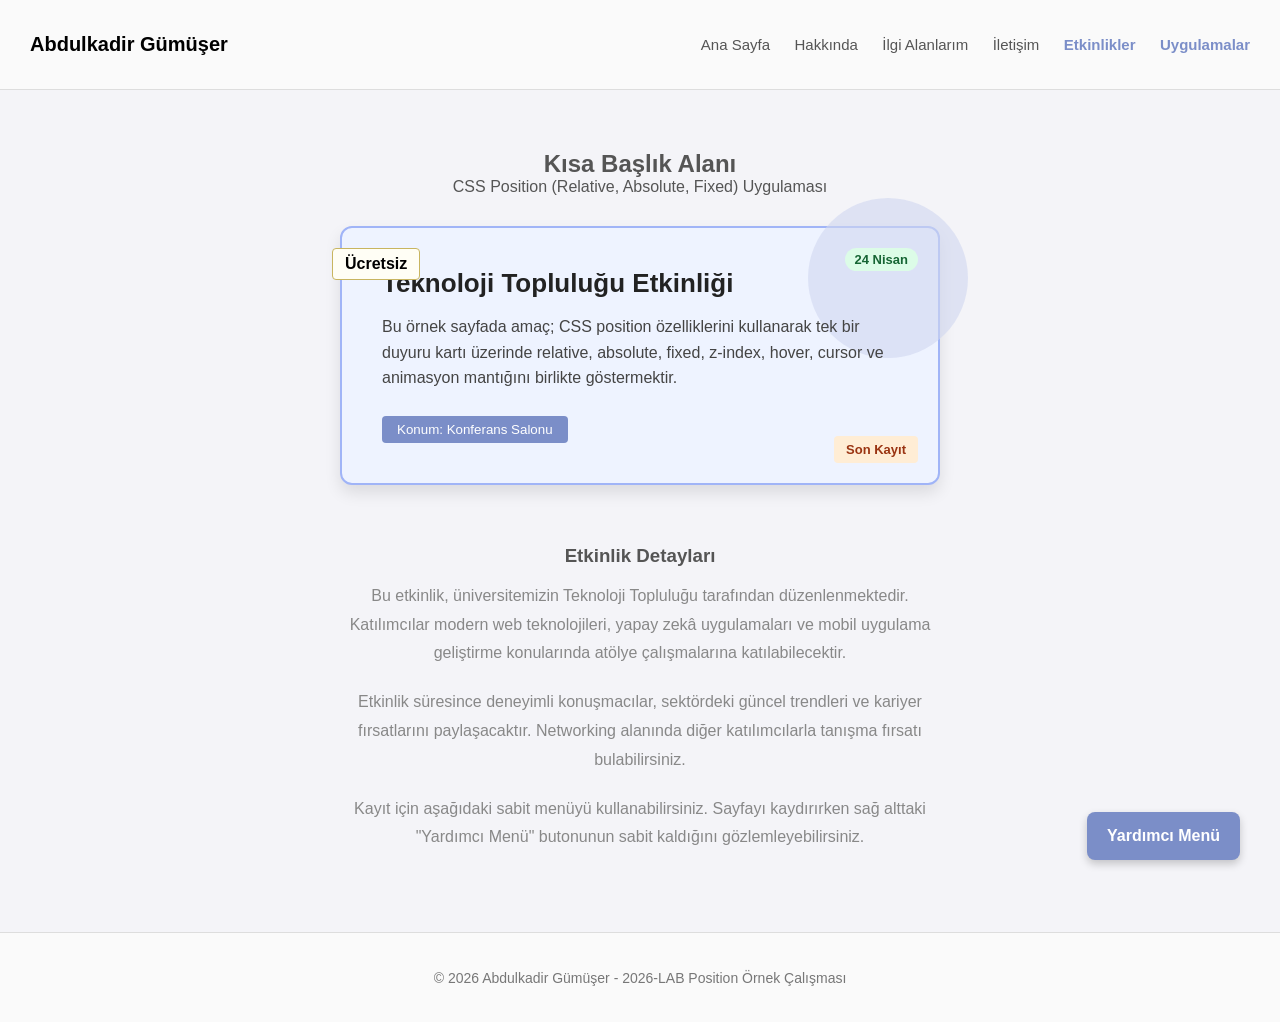
<file: lab-position.html>
<!DOCTYPE html>
<html lang="tr">
<head>
    <meta charset="UTF-8">
    <meta name="viewport" content="width=device-width, initial-scale=1.0">
    <title>Lab 5: Position | Abdulkadir Gümüşer</title>
    <link rel="stylesheet" href="style.css"> 
    <style>
        /* =========================================
           SADECE BU SAYFAYA ÖZEL LAB STİLLERİ
           ========================================= */

        /* Wrapper override - scroll için */
        .wrapper {
            height: auto;
            min-height: 100vh;
            overflow-y: auto;
        }

        /* İçerik Alanı Düzeni */
        .lab-content {
            flex: 1; 
            padding: 60px 20px 80px;
            display: flex;
            flex-direction: column;
            align-items: center;
            background-color: #f4f4f8;
        }

        .page-header {
            text-align: center;
            margin-bottom: 30px;
            color: #555;
        }

        /* 1) KAPSAYICI - Position: Relative [cite: 10] */
        .card-container {
            position: relative; /* Kural ihlali olmaması için eklendi [cite: 9] */
            width: 100%;
            max-width: 600px;
            background-color: #eef3ff;
            border: 2px solid #a0b4f7;
            border-radius: 12px;
            padding: 40px;
            box-shadow: 0 8px 16px rgba(0,0,0,0.1);
            /* Basit Animasyon Kuralı [cite: 17, 41] */
            animation: slideIn 0.8s ease-out;
        }

        @keyframes slideIn {
            from { opacity: 0; transform: translateY(20px); }
            to { opacity: 1; transform: translateY(0); }
        }

        /* 2) ÜST ÜSTE BİNME (Z-INDEX) [cite: 18, 42] */
        .bg-circle {
            position: absolute;
            top: -30px;
            right: -30px;
            width: 160px;
            height: 160px;
            background-color: #d0d8f0;
            border-radius: 50%;
            opacity: 0.6;
            z-index: 1; /* İçeriğin altında kalması için */
        }

        .card-content {
            position: relative;
            z-index: 2; /* Arka plan şeklinin üzerine çıkması için [cite: 18] */
        }

        .card-content h2 {
            font-size: 26px;
            color: #222;
            margin-bottom: 15px;
        }

        .card-content p {
            line-height: 1.6;
            color: #444;
            margin-bottom: 25px;
        }

        /* 3) KÜÇÜK BİLGİ ETİKETLERİ - Position: Absolute (En az 3 adet) [cite: 11, 25, 38] */
        .badge-price {
            position: absolute;
            top: 20px;
            left: -10px;
            background-color: #fffef5;
            border: 1px solid #c8b560;
            padding: 6px 12px;
            font-weight: bold;
            border-radius: 4px;
            z-index: 3;
            /* Etkileşim Kuralı 1: Cursor ve Transition [cite: 13, 14, 40] */
            cursor: help; 
            transition: transform 0.3s ease; 
        }

        .badge-price:hover {
            transform: translateX(10px); /* Hover animasyonu [cite: 15] */
        }

        .badge-date {
            position: absolute;
            top: 20px;
            right: 20px;
            background-color: #dcfce7;
            color: #166534;
            padding: 4px 10px;
            border-radius: 20px;
            font-size: 13px;
            font-weight: bold;
            z-index: 3;
            cursor: pointer;
            transition: background-color 0.3s ease;
        }

        .badge-date:hover {
            background-color: #bbf7d0;
        }

        .badge-status {
            position: absolute;
            bottom: 20px;
            right: 20px;
            background-color: #ffedd5;
            color: #9a3412;
            padding: 6px 12px;
            border-radius: 4px;
            font-size: 13px;
            font-weight: bold;
            z-index: 3;
            /* Etkileşim Kuralı 2: Farklı Cursor [cite: 13] */
            cursor: not-allowed; 
        }

        /* Etkileşim Kuralı 3: Active Efekti ve Pointer [cite: 16] */
        .location-btn {
            position: relative;
            z-index: 2;
            cursor: pointer; 
        }

        .location-btn:active {
            transform: scale(0.95); 
        }

        /* 4) SABİT YARDIMCI MENÜ - Position: Fixed [cite: 12, 26, 39] */
        .fixed-helper {
            position: fixed; 
            bottom: 40px;
            right: 40px;
            background-color: #7b8ec8;
            color: white;
            padding: 15px 20px;
            border-radius: 8px;
            text-decoration: none;
            box-shadow: 0 4px 8px rgba(0,0,0,0.2);
            font-weight: bold;
            z-index: 999;
            transition: background-color 0.2s;
        }

        .fixed-helper:hover {
            background-color: #5a6eab;
        }
    </style>
</head>
<body>

    <div class="wrapper">
        
        <header class="navbar">
            <div class="logo">Abdulkadir Gümüşer</div>
            <nav class="links">
                <a href="index.html">Ana Sayfa</a>
                <a href="about.html">Hakkında</a>
                <a href="interests.html">İlgi Alanlarım</a>
                <a href="contact.html">İletişim</a>
                <a href="lab-position.html" style="font-weight:bold; color:#7b8ec8;">Etkinlikler</a>
                <a href="not-hesaplama.html" style="font-weight:bold; color:#7b8ec8;">Uygulamalar</a>
            </nav>
        </header>

        <div class="lab-content">
            
            <div class="page-header">
                <h2>Kısa Başlık Alanı</h2> <p>CSS Position (Relative, Absolute, Fixed) Uygulaması</p>
            </div>

            <div class="card-container">
                
                <div class="bg-circle"></div>

                <div class="badge-price">Ücretsiz</div> <div class="badge-date">24 Nisan</div> <div class="badge-status">Son Kayıt</div> <div class="card-content">
                    <h2>Teknoloji Topluluğu Etkinliği</h2> <p>Bu örnek sayfada amaç; CSS position özelliklerini kullanarak tek bir duyuru kartı üzerinde relative, absolute, fixed, z-index, hover, cursor ve animasyon mantığını birlikte göstermektir.</p> <button class="btn location-btn">Konum: Konferans Salonu</button> </div>

            </div>

            <!-- Scroll mesafesi oluşturmak için ek bilgi alanı -->
            <div style="margin-top: 60px; max-width: 600px; width: 100%; text-align: center; color: #888;">
                <h3 style="color: #555; margin-bottom: 15px;">Etkinlik Detayları</h3>
                <p style="line-height: 1.8; margin-bottom: 20px;">Bu etkinlik, üniversitemizin Teknoloji Topluluğu tarafından düzenlenmektedir. Katılımcılar modern web teknolojileri, yapay zekâ uygulamaları ve mobil uygulama geliştirme konularında atölye çalışmalarına katılabilecektir.</p>
                <p style="line-height: 1.8; margin-bottom: 20px;">Etkinlik süresince deneyimli konuşmacılar, sektördeki güncel trendleri ve kariyer fırsatlarını paylaşacaktır. Networking alanında diğer katılımcılarla tanışma fırsatı bulabilirsiniz.</p>
                <p style="line-height: 1.8;">Kayıt için aşağıdaki sabit menüyü kullanabilirsiniz. Sayfayı kaydırırken sağ alttaki "Yardımcı Menü" butonunun sabit kaldığını gözlemleyebilirsiniz.</p>
            </div>

        </div>

        <a href="#top" class="fixed-helper">Yardımcı Menü</a>

        <footer class="footer">
            <p>&copy; 2026 Abdulkadir Gümüşer - 2026-LAB Position Örnek Çalışması</p>
        </footer>

    </div>

</body>
</html>
</file>
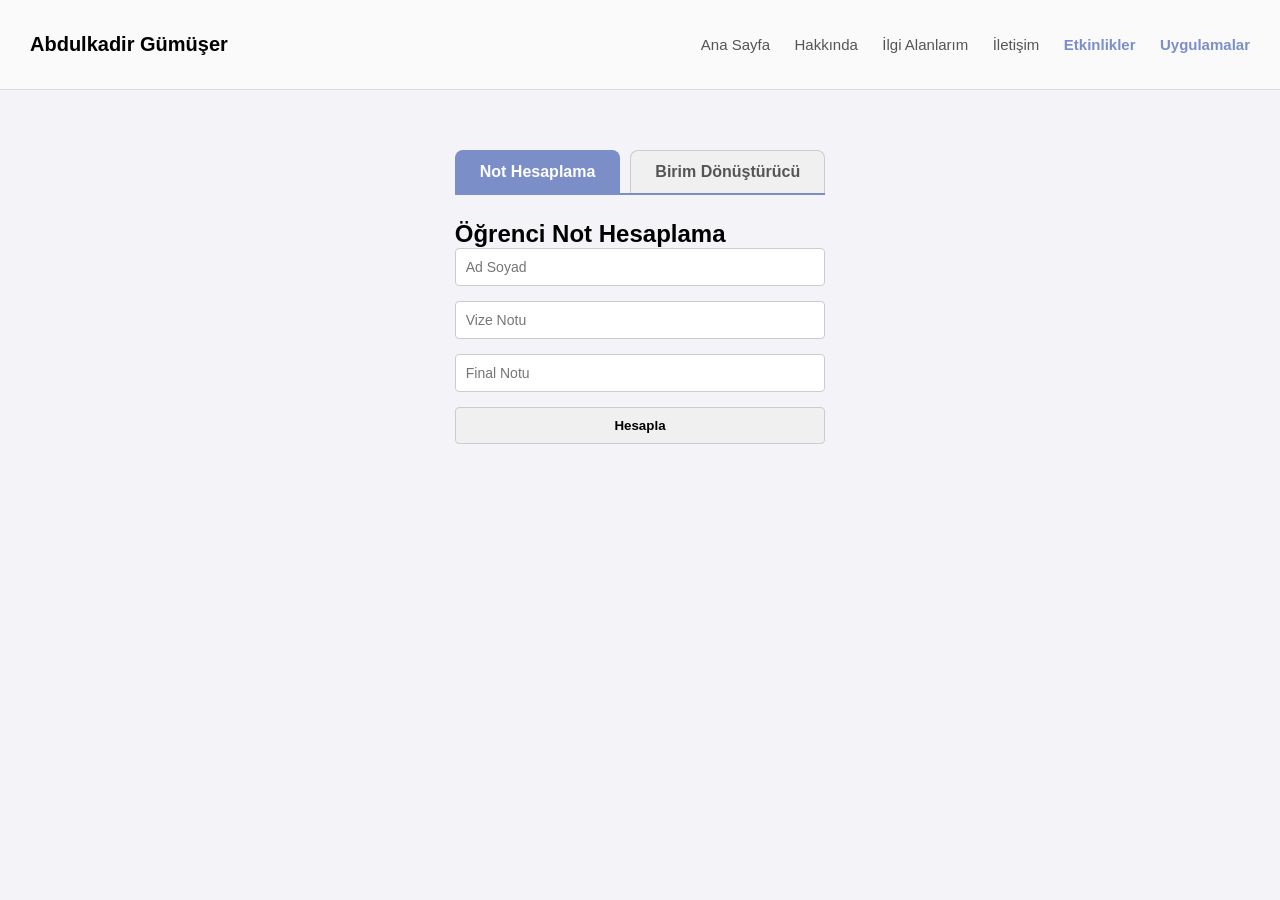
<file: not-hesaplama.html>
<!DOCTYPE html>
<html lang="tr">
<head>
    <meta charset="UTF-8">
    <meta name="viewport" content="width=device-width, initial-scale=1.0">
    <title>Abdulkadir Gümüşer | Uygulamalar</title>
    <link rel="stylesheet" href="style.css">
    <style>
        /* Ödeve Özel Tasarım */
        .homework-container {
            max-width: 800px;
            margin: 40px auto;
            padding: 20px;
            font-family: Arial, sans-serif;
        }

        /* Sekme (Tab) Menüsü Tasarımı */
        .tab-menu {
            display: flex;
            gap: 10px;
            border-bottom: 2px solid #7b8ec8;
            margin-bottom: 25px;
            justify-content: flex-start; /* Sol üstte hizalama */
        }
        .tab-btn {
            background-color: #f0f0f0;
            border: 1px solid #ccc;
            border-bottom: none;
            padding: 12px 24px;
            font-size: 16px;
            cursor: pointer;
            border-radius: 8px 8px 0 0; /* Sadece üst köşeler yuvarlak */
            transition: 0.3s;
            font-weight: bold;
            color: #555;
        }
        .tab-btn:hover {
            background-color: #e2e2e2;
        }
        .tab-btn.active {
            background-color: #7b8ec8;
            color: white;
            border-color: #7b8ec8;
        }

        /* Sekme İçerikleri */
        .app-content {
            display: none; /* Varsayılan olarak tüm sekmeler gizli */
            animation: fadeIn 0.4s; /* Yumuşak geçiş efekti */
        }
        .app-content.active {
            display: block; /* Sadece aktif sekme görünür */
        }

        @keyframes fadeIn {
            from { opacity: 0; }
            to { opacity: 1; }
        }

        /* Form ve Input Tasarımları (Öncekiyle aynı) */
        .form-group {
            margin-bottom: 15px;
        }
        .form-group input, .form-group select {
            width: 100%;
            padding: 10px;
            border: 1px solid #ccc;
            border-radius: 4px;
            box-sizing: border-box;
            font-size: 14px;
        }
        .btn-calc {
            width: 100%;
            padding: 10px;
            border: 1px solid #ccc;
            background-color: #f0f0f0;
            cursor: pointer;
            border-radius: 4px;
            font-weight: bold;
            transition: 0.3s;
        }
        .btn-calc:hover {
            background-color: #e0e0e0;
        }
        .btn-blue {
            background-color: #007bff;
            color: white;
            border: none;
        }
        .btn-blue:hover {
            background-color: #0056b3;
        }
        .result-box {
            margin-top: 20px;
            padding: 15px;
            background-color: #f4f4f4;
            border-radius: 4px;
            display: none;
        }
        .result-box h3 { margin-top: 0; margin-bottom: 15px; }
        .result-box p { margin: 5px 0; }
        .result-success {
            background-color: #d4edda;
            color: #155724;
            font-weight: bold;
            text-align: center;
            font-size: 16px;
        }
    </style>
</head>
<body>

    <div class="wrapper">
        
        <header class="navbar">
            <div class="logo">Abdulkadir Gümüşer</div>
            <nav class="links">
                <a href="index.html">Ana Sayfa</a>
                <a href="about.html">Hakkında</a>
                <a href="interests.html">İlgi Alanlarım</a>
                <a href="contact.html">İletişim</a>
                <a href="lab-position.html" style="font-weight:bold; color:#7b8ec8;">Etkinlikler</a>
                <a href="not-hesaplama.html" style="font-weight:bold; color:#7b8ec8;">Uygulamalar</a>
            </nav>
        </header>

        <div class="homework-container">
            
            <div class="tab-menu">
                <button class="tab-btn active" onclick="sekmeyiAc(event, 'not-uygulamasi')">Not Hesaplama</button>
                <button class="tab-btn" onclick="sekmeyiAc(event, 'birim-uygulamasi')">Birim Dönüştürücü</button>
            </div>

            <div id="not-uygulamasi" class="app-content active">
                <h2>Öğrenci Not Hesaplama</h2>
                <div class="form-group">
                    <input type="text" id="adSoyad" placeholder="Ad Soyad ">
                </div>
                <div class="form-group">
                    <input type="number" id="vizeNotu" placeholder="Vize Notu" min="0" max="100">
                </div>
                <div class="form-group">
                    <input type="number" id="finalNotu" placeholder="Final Notu" min="0" max="100">
                </div>
                <button class="btn-calc" onclick="hesaplaNot()">Hesapla</button>

                <div id="notSonuc" class="result-box">
                    <h3 id="sonucIsim"></h3>
                    <p>Ortalama: <span id="sonucOrtalama"></span></p>
                    <p>Harf Notu: <span id="sonucHarf"></span></p>
                    <p>Durum: <span id="sonucDurum"></span></p>
                </div>
            </div>

            <div id="birim-uygulamasi" class="app-content">
                <h2>Birim Dönüştürücü</h2>
                <p style="margin-bottom: 20px; color: #555;">Farklı mühendislik birimlerini birbirine dönüştürün.</p>
                
                <div class="form-group">
                    <label style="display:block; margin-bottom:5px;">Değer Giriniz:</label>
                    <input type="number" id="donusumDegeri" placeholder="50">
                </div>
                <div class="form-group">
                    <label style="display:block; margin-bottom:5px;">Dönüşüm Tipi:</label>
                    <select id="donusumTipi">
                        <option value="celsius-fahrenheit">Celsius -> Fahrenheit</option>
                        <option value="metre-kilometre">Metre -> Kilometre</option>
                        <option value="kilogram-gram">Kilogram -> Gram</option>
                    </select>
                </div>
                <button class="btn-calc btn-blue" onclick="hesaplaDonusum()">Hesapla</button>
                
                <div id="donusumSonuc" class="result-box result-success">
                    Sonuç: <span id="sonucDeger"></span>
                </div>
            </div>

        </div>

    </div>

    <script>
        // --- SEKME (TAB) DEĞİŞTİRME MANTIĞI ---
        function sekmeyiAc(secilenEvent, uygulamaId) {
            // 1. Bütün içerikleri gizle
            const tumIcerikler = document.getElementsByClassName("app-content");
            for (let i = 0; i < tumIcerikler.length; i++) {
                tumIcerikler[i].classList.remove("active");
            }

            // 2. Bütün butonların aktiflik durumunu kaldır
            const tumButonlar = document.getElementsByClassName("tab-btn");
            for (let i = 0; i < tumButonlar.length; i++) {
                tumButonlar[i].classList.remove("active");
            }

            // 3. Tıklanan sekmenin içeriğini göster ve butonunu aktif yap
            document.getElementById(uygulamaId).classList.add("active");
            secilenEvent.currentTarget.classList.add("active");
        }

        // --- UYGULAMA 1: NOT HESAPLAMA ---
        function hesaplaNot() {
            const adSoyad = document.getElementById('adSoyad').value;
            const vize = parseFloat(document.getElementById('vizeNotu').value);
            const final = parseFloat(document.getElementById('finalNotu').value);

            if (!adSoyad || isNaN(vize) || isNaN(final)) {
                alert("Lütfen Ad Soyad, Vize ve Final notlarını eksiksiz girin.");
                return;
            }

            const ortalama = (vize * 0.4) + (final * 0.6);
            let harfNotu = "";
            let durum = ortalama >= 50 ? "Geçti" : "Kaldı";

            if (ortalama >= 90) harfNotu = "AA";
            else if (ortalama >= 80) harfNotu = "BA";
            else if (ortalama >= 70) harfNotu = "BB";
            else if (ortalama >= 60) harfNotu = "CB";
            else if (ortalama >= 50) harfNotu = "CC";
            else if (ortalama >= 40) harfNotu = "DC";
            else if (ortalama >= 30) harfNotu = "DD";
            else harfNotu = "FF";

            document.getElementById('sonucIsim').innerText = adSoyad;
            document.getElementById('sonucOrtalama').innerText = ortalama.toFixed(2);
            document.getElementById('sonucHarf').innerText = harfNotu;
            document.getElementById('sonucDurum').innerText = durum;
            document.getElementById('notSonuc').style.display = "block";
        }

        // --- UYGULAMA 2: BİRİM DÖNÜŞTÜRÜCÜ ---
        function hesaplaDonusum() {
            const deger = parseFloat(document.getElementById('donusumDegeri').value);
            const tip = document.getElementById('donusumTipi').value;

            if (isNaN(deger)) {
                alert("Lütfen dönüştürmek için sayısal bir değer girin.");
                return;
            }

            let sonuc = 0;

            if (tip === "celsius-fahrenheit") {
                sonuc = (deger * 9/5) + 32;
            } else if (tip === "metre-kilometre") {
                sonuc = deger / 1000;
            } else if (tip === "kilogram-gram") {
                sonuc = deger * 1000;
            }

            document.getElementById('sonucDeger').innerText = sonuc.toLocaleString('tr-TR');
            document.getElementById('donusumSonuc').style.display = "block";
        }
    </script>

</body>
</html>
</file>
<file: styles/landing.css>
/* ============================================
   Landing Page — Laboratuvar Ana Sayfası
   ============================================ */

/* ---------- Reset & Base ---------- */
*, *::before, *::after {
    box-sizing: border-box;
    margin: 0;
    padding: 0;
}

html {
    scroll-behavior: smooth;
}

body {
    font-family: 'Inter', -apple-system, BlinkMacSystemFont, 'Segoe UI', sans-serif;
    background: #f0f2f7;
    color: #1a1a2e;
    min-height: 100vh;
    overflow-x: hidden;
    position: relative;
}

/* ---------- Background Decorations ---------- */
.bg-decoration {
    position: fixed;
    inset: 0;
    z-index: 0;
    pointer-events: none;
    overflow: hidden;
}

.bg-blob {
    position: absolute;
    border-radius: 50%;
    filter: blur(100px);
    opacity: 0.35;
    animation: blobFloat 20s ease-in-out infinite;
}

.blob-1 {
    width: 500px;
    height: 500px;
    background: radial-gradient(circle, #c7d2fe 0%, transparent 70%);
    top: -100px;
    right: -100px;
    animation-delay: 0s;
}

.blob-2 {
    width: 400px;
    height: 400px;
    background: radial-gradient(circle, #dbeafe 0%, transparent 70%);
    bottom: -50px;
    left: -80px;
    animation-delay: -7s;
}

.blob-3 {
    width: 300px;
    height: 300px;
    background: radial-gradient(circle, #e0e7ff 0%, transparent 70%);
    top: 40%;
    left: 50%;
    animation-delay: -14s;
}

@keyframes blobFloat {
    0%, 100% { transform: translate(0, 0) scale(1); }
    33%      { transform: translate(30px, -20px) scale(1.05); }
    66%      { transform: translate(-20px, 15px) scale(0.95); }
}

/* ---------- Container ---------- */
.landing-container {
    position: relative;
    z-index: 1;
    max-width: 900px;
    margin: 0 auto;
    padding: 60px 24px 40px;
    display: flex;
    flex-direction: column;
    align-items: center;
}

/* ---------- Fade-in Animations ---------- */
.fade-in {
    opacity: 0;
    transform: translateY(28px);
    transition: opacity 0.7s cubic-bezier(0.16, 1, 0.3, 1),
                transform 0.7s cubic-bezier(0.16, 1, 0.3, 1);
}

.fade-in.visible {
    opacity: 1;
    transform: translateY(0);
}

.delay-1 { transition-delay: 0.12s; }
.delay-2 { transition-delay: 0.24s; }
.delay-3 { transition-delay: 0.36s; }
.delay-4 { transition-delay: 0.48s; }
.delay-5 { transition-delay: 0.60s; }

/* ---------- Badge ---------- */
.badge {
    display: inline-flex;
    align-items: center;
    gap: 8px;
    padding: 8px 20px;
    border-radius: 999px;
    background: linear-gradient(135deg, #eef2ff 0%, #e0e7ff 100%);
    border: 1px solid #c7d2fe;
    color: #4338ca;
    font-size: 13px;
    font-weight: 600;
    letter-spacing: 0.3px;
    margin-bottom: 24px;
    box-shadow: 0 2px 8px rgba(99, 102, 241, 0.08);
}

.badge-dot {
    width: 7px;
    height: 7px;
    border-radius: 50%;
    background: #6366f1;
    animation: pulse 2s ease-in-out infinite;
}

@keyframes pulse {
    0%, 100% { opacity: 1; transform: scale(1); }
    50%      { opacity: 0.5; transform: scale(0.8); }
}

/* ---------- Hero Title ---------- */
.hero-section {
    text-align: center;
    margin-bottom: 48px;
}

.hero-title {
    font-size: clamp(28px, 5vw, 44px);
    font-weight: 800;
    color: #0f172a;
    line-height: 1.15;
    margin-bottom: 18px;
    letter-spacing: -0.5px;
}

.hero-description {
    font-size: 16px;
    line-height: 1.7;
    color: #64748b;
    max-width: 560px;
    margin: 0 auto 32px;
}

/* ---------- Hero Buttons ---------- */
.hero-buttons {
    display: flex;
    gap: 14px;
    justify-content: center;
    flex-wrap: wrap;
}

.btn-primary {
    display: inline-flex;
    align-items: center;
    gap: 8px;
    padding: 13px 28px;
    border-radius: 12px;
    background: linear-gradient(135deg, #4338ca 0%, #6366f1 100%);
    color: #fff;
    font-size: 15px;
    font-weight: 600;
    text-decoration: none;
    border: none;
    cursor: pointer;
    box-shadow: 0 4px 14px rgba(99, 102, 241, 0.35),
                0 1px 3px rgba(99, 102, 241, 0.2);
    transition: all 0.3s cubic-bezier(0.16, 1, 0.3, 1);
    position: relative;
    overflow: hidden;
}

.btn-primary::before {
    content: '';
    position: absolute;
    inset: 0;
    background: linear-gradient(135deg, rgba(255,255,255,0.15) 0%, transparent 100%);
    opacity: 0;
    transition: opacity 0.3s ease;
}

.btn-primary:hover {
    transform: translateY(-2px);
    box-shadow: 0 8px 24px rgba(99, 102, 241, 0.4),
                0 2px 6px rgba(99, 102, 241, 0.25);
}

.btn-primary:hover::before {
    opacity: 1;
}

.btn-primary:active {
    transform: translateY(0);
}

.btn-primary svg {
    transition: transform 0.3s ease;
}

.btn-primary:hover svg {
    transform: translateX(3px);
}

.btn-outline {
    display: inline-flex;
    align-items: center;
    gap: 8px;
    padding: 13px 28px;
    border-radius: 12px;
    background: rgba(255, 255, 255, 0.7);
    backdrop-filter: blur(8px);
    -webkit-backdrop-filter: blur(8px);
    color: #374151;
    font-size: 15px;
    font-weight: 600;
    text-decoration: none;
    border: 1.5px solid #d1d5db;
    cursor: pointer;
    transition: all 0.3s cubic-bezier(0.16, 1, 0.3, 1);
}

.btn-outline:hover {
    background: #fff;
    border-color: #9ca3af;
    transform: translateY(-2px);
    box-shadow: 0 4px 12px rgba(0, 0, 0, 0.06);
}

.btn-outline:active {
    transform: translateY(0);
}

/* ---------- Weeks Section ---------- */
.weeks-section {
    width: 100%;
    background: rgba(255, 255, 255, 0.65);
    backdrop-filter: blur(16px);
    -webkit-backdrop-filter: blur(16px);
    border-radius: 20px;
    border: 1px solid rgba(255, 255, 255, 0.8);
    box-shadow: 0 8px 32px rgba(0, 0, 0, 0.05),
                0 1px 3px rgba(0, 0, 0, 0.03);
    padding: 36px;
    margin-bottom: 40px;
}

.weeks-grid {
    display: grid;
    grid-template-columns: repeat(auto-fill, minmax(150px, 1fr));
    gap: 14px;
}

/* ---------- Week Card ---------- */
.week-card {
    position: relative;
    display: flex;
    flex-direction: column;
    padding: 20px 18px;
    border-radius: 14px;
    background: rgba(255, 255, 255, 0.85);
    border: 1px solid #e5e7eb;
    text-decoration: none;
    color: inherit;
    cursor: pointer;
    transition: all 0.35s cubic-bezier(0.16, 1, 0.3, 1);
    overflow: hidden;
}

.week-card::before {
    content: '';
    position: absolute;
    inset: 0;
    border-radius: 14px;
    background: linear-gradient(135deg, rgba(99, 102, 241, 0.04) 0%, transparent 100%);
    opacity: 0;
    transition: opacity 0.35s ease;
}

.week-card:hover {
    transform: translateY(-4px);
    border-color: #c7d2fe;
    box-shadow: 0 8px 24px rgba(99, 102, 241, 0.1),
                0 2px 6px rgba(0, 0, 0, 0.04);
}

.week-card:hover::before {
    opacity: 1;
}

.week-card:active {
    transform: translateY(-1px);
}

.week-card-number {
    font-size: 14px;
    font-weight: 700;
    color: #4338ca;
    margin-bottom: 6px;
}

.week-card-title {
    font-size: 13px;
    font-weight: 500;
    color: #64748b;
    line-height: 1.4;
}

.week-card-arrow {
    position: absolute;
    top: 14px;
    right: 14px;
    color: #c7d2fe;
    transition: all 0.3s ease;
}

.week-card:hover .week-card-arrow {
    color: #6366f1;
    transform: translate(2px, -2px);
}

/* Highlight card (Hafta 7) */
.week-card-highlight {
    background: linear-gradient(135deg, #eef2ff 0%, #e0e7ff 100%);
    border-color: #c7d2fe;
}

.week-card-highlight .week-card-number {
    color: #4338ca;
}

/* ---------- Ripple Effect ---------- */
.ripple {
    position: absolute;
    width: 0;
    height: 0;
    border-radius: 50%;
    background: rgba(99, 102, 241, 0.15);
    transform: translate(-50%, -50%);
    animation: rippleAnim 0.6s ease-out;
    pointer-events: none;
}

@keyframes rippleAnim {
    to {
        width: 300px;
        height: 300px;
        opacity: 0;
    }
}

/* ---------- Footer ---------- */
.landing-footer {
    text-align: center;
    padding: 20px;
    color: #94a3b8;
    font-size: 13px;
    font-weight: 500;
}

/* ---------- Responsive ---------- */
@media (max-width: 640px) {
    .landing-container {
        padding: 40px 16px 32px;
    }

    .weeks-section {
        padding: 24px 18px;
    }

    .weeks-grid {
        grid-template-columns: repeat(2, 1fr);
        gap: 10px;
    }

    .hero-buttons {
        flex-direction: column;
        align-items: center;
    }

    .btn-primary,
    .btn-outline {
        width: 100%;
        justify-content: center;
    }
}

@media (max-width: 380px) {
    .weeks-grid {
        grid-template-columns: 1fr;
    }
}
</file>
<file: styles/hafta7.css>
/* ========== Hafta 7 - Ek CSS Stilleri ========== */

/* Genel */
html {
    scroll-behavior: smooth;
}

body {
    transition: background-color 0.4s ease, color 0.4s ease;
}

/* ========== HERO ========== */
.hero-section {
    background-color: #f8f9fa;
}

.kullanilan-liste li {
    padding: 4px 0;
    font-size: 0.95rem;
    color: #555;
}

/* ========== ATÖLYE KART NUMARALARI ========== */
.badge-number {
    display: inline-block;
    width: 36px;
    height: 36px;
    line-height: 36px;
    text-align: center;
    border-radius: 8px;
    color: #fff;
    font-weight: 700;
    font-size: 0.85rem;
}

.badge-blue {
    background-color: #0d6efd;
}

.badge-green {
    background-color: #198754;
}

.badge-red {
    background-color: #dc3545;
}

/* Kart Hover Efekti */
.card {
    transition: transform 0.3s ease, box-shadow 0.3s ease;
    border: 1px solid #e9ecef;
}

.card:hover {
    transform: translateY(-4px);
    box-shadow: 0 8px 24px rgba(0, 0, 0, 0.1) !important;
}

/* ========== ETKİNLİK BİLGİLERİ ========== */
.bilgi-satir {
    display: flex;
    justify-content: space-between;
    align-items: center;
    padding: 12px 0;
    border-bottom: 1px solid #eee;
}

.bilgi-satir:last-child {
    border-bottom: none;
}

.bilgi-label {
    font-weight: 500;
    color: #555;
}

/* ========== NEDEN KATILMALISINIZ KARTLARI ========== */
.neden-mavi {
    background-color: #e3f0ff;
}

.neden-yesil {
    background-color: #e3f7e8;
}

.neden-sari {
    background-color: #fff8e1;
}

.neden-kirmizi {
    background-color: #fce4ec;
}

.neden-kart h6 {
    font-size: 0.9rem;
}

.neden-kart p {
    font-size: 0.8rem;
    color: #555;
}

/* ========== SONUÇ ALANI ========== */
.sonuc-bos {
    background-color: #e8f4fd;
    color: #555;
    border: 1px dashed #b3d7f2;
}

.sonuc-dolu {
    background-color: #fff;
    border: 1px solid #e9ecef;
    box-shadow: 0 4px 16px rgba(0, 0, 0, 0.06);
}

#sonucKarti table td {
    padding: 10px 12px;
    border-bottom: 1px solid #eee;
}

#sonucKarti table td:first-child {
    font-weight: 600;
    width: 35%;
    color: #495057;
}

/* ========== UYARI MESAJI ========== */
.uyari-mesaji {
    color: #dc3545;
    font-size: 0.8rem;
    margin-top: 4px;
}

/* ========== KARANLIK TEMA ========== */
body.dark-tema {
    background-color: #1a1a2e;
    color: #e0e0e0;
}

body.dark-tema .hero-section {
    background-color: #16213e;
}

body.dark-tema .bg-light {
    background-color: #16213e !important;
}

body.dark-tema .card {
    background-color: #1e2a45;
    border-color: #2a3a5c;
    color: #e0e0e0;
}

body.dark-tema .card .text-secondary,
body.dark-tema .text-secondary {
    color: #9aa5b4 !important;
}

body.dark-tema .form-control,
body.dark-tema .form-select {
    background-color: #253350;
    border-color: #3a4f70;
    color: #e0e0e0;
}

body.dark-tema .form-control::placeholder {
    color: #7a8a9e;
}

body.dark-tema .form-label {
    color: #ccd5e0;
}

body.dark-tema .bilgi-satir {
    border-bottom-color: #2a3a5c;
}

body.dark-tema .bilgi-label {
    color: #9aa5b4;
}

body.dark-tema .neden-mavi {
    background-color: #1a2e4a;
}

body.dark-tema .neden-yesil {
    background-color: #1a3a2a;
}

body.dark-tema .neden-sari {
    background-color: #3a3520;
}

body.dark-tema .neden-kirmizi {
    background-color: #3a1a20;
}

body.dark-tema .neden-kart h6 {
    color: #e0e0e0;
}

body.dark-tema .neden-kart p {
    color: #9aa5b4;
}

body.dark-tema .sonuc-bos {
    background-color: #16213e;
    border-color: #2a3a5c;
    color: #9aa5b4;
}

body.dark-tema .sonuc-dolu {
    background-color: #1e2a45;
    border-color: #2a3a5c;
}

body.dark-tema #sonucKarti table td {
    border-bottom-color: #2a3a5c;
}

body.dark-tema #sonucKarti table td:first-child {
    color: #9aa5b4;
}

body.dark-tema .form-check-label {
    color: #ccd5e0;
}

body.dark-tema .btn-outline-dark {
    color: #e0e0e0;
    border-color: #e0e0e0;
}

body.dark-tema .btn-outline-dark:hover {
    background-color: #e0e0e0;
    color: #1a1a2e;
}

body.dark-tema .badge-number {
    opacity: 0.9;
}
</file>
<file: style.css>
/* Genel Ayarlar */
* {
    box-sizing: border-box;
    margin: 0;
    padding: 0;
    font-family: 'Segoe UI', Arial, sans-serif;
}

/* Kapsayıcı (Wrapper) - Genel Zorunlu Şart */
.wrapper {
    display: flex;
    flex-direction: column; /* Dikey yerleşim için column [cite: 11] */
    height: 100vh;          /* Ana kapsayıcı 100vh olmalı [cite: 9] */
    overflow: hidden;       /* İçerik ekran yüksekliğine sığmalı [cite: 10] */
    background-color: #f4f4f8;
}

/* 1) Navbar (Üst Menü) */
.navbar {
    display: flex;
    justify-content: space-between; /* Solda logo, sağda linkler [cite: 17] */
    align-items: center;            /* Dikey hizalama [cite: 18] */
    height: 10vh;                   /* Yükseklik 10vh [cite: 15] */
    background-color: #fafafa;
    padding: 0 30px;
    border-bottom: 1px solid #ddd;
}
.navbar .logo {
    font-size: 20px;
    font-weight: 700;
}
.navbar .links a {
    margin-left: 20px;
    text-decoration: none;
    color: #555;
    font-size: 15px;
}

/* 2) Hero (İki Kolon) */
.hero {
    display: flex;
    flex-direction: row;            /* Row yönü [cite: 23] */
    justify-content: space-between; /* İçerik boşluklu dağılım [cite: 24] */
    align-items: stretch;           /* Görsel kutusu yüksekliği esnesin [cite: 25] */
    height: 30vh;                   /* Yükseklik 30vh [cite: 20] */
    background-color: #fff;
    padding: 20px 30px;
    border-bottom: 1px solid #ddd;
}
.hero-left {
    flex: 1;
    display: flex;
    flex-direction: column;
    justify-content: center;
    padding-right: 20px;
}
.hero-left h1 { margin-bottom: 10px; font-size: 22px; }
.hero-left p { margin-bottom: 15px; font-size: 14px; color: #555; }

.hero-right {
    flex: 1;
    display: flex;
}
.placeholder-image {
    flex: 1;
    background-color: #e2e8f0;
    border-radius: 8px;
    display: flex;
    align-items: center;
    justify-content: center;
    color: #888;
}

/* 3) Kartlar Bölümü (Multiple Items) */
.cards {
    display: flex;        /* Flex display [cite: 31] */
    flex-wrap: wrap;      /* Alt satıra geçiş [cite: 32] */
    gap: 15px;            /* Gap kullanımı [cite: 33] */
    height: 30vh;         /* Yükseklik 30vh [cite: 27] */
    padding: 15px 30px;
    background-color: #f9fafb;
}
.card {
    flex: 1 1 calc(33.333% - 15px); /* Her satıra 3 kart, toplam 6 kart sığar */
    background-color: #fffef5;
    border: 1px solid #c8b560;
    border-radius: 6px;
    padding: 10px;
    display: flex;
    flex-direction: column;
    justify-content: space-between;
}
.card h3 { font-size: 16px; margin-bottom: 5px; }
.card p { font-size: 13px; color: #444; }

/* 4) Flex Grow Uygulama Bölümü */
.flex-grow-area {
    display: flex;
    align-items: stretch; /* Kutular dikeyde esnesin [cite: 40] */
    gap: 20px;
    height: 20vh;         /* Yükseklik 20vh [cite: 35] */
    padding: 15px 30px;
    background-color: #fff;
    border-top: 1px solid #ddd;
}
.box {
    display: flex;
    flex-direction: column;
    align-items: center;
    justify-content: center;
    border-radius: 6px;
    font-weight: 600;
    color: #333;
}
.box-1 {
    flex-grow: 1;         /* 1. Kutu: flex-grow: 1 [cite: 37] */
    background-color: #e0f2fe;
}
.box-2 {
    flex-grow: 2;         /* 2. Kutu: flex-grow: 2 [cite: 38] */
    background-color: #dcfce7;
}
.box-3 {
    flex-grow: 1;         /* 3. Kutu: flex-grow: 1 [cite: 39] */
    background-color: #ffedd5;
}

/* 5) Footer Bölümü */
.footer {
    display: flex;
    justify-content: center; /* Yatayda ortalama [cite: 44] */
    align-items: center;     /* Dikeyde ortalama [cite: 45] */
    height: 10vh;            /* Yükseklik 10vh [cite: 42] */
    background-color: #fafafa;
    border-top: 1px solid #ddd;
    color: #777;
    font-size: 14px;
}

/* Ortak Buton Stili */
.btn {
    padding: 6px 15px;
    background-color: #7b8ec8;
    color: white;
    border: none;
    border-radius: 4px;
    cursor: pointer;
    align-self: flex-start;
}
.box-btn { align-self: center; margin-top: 10px; background-color: #4ade80; }
</file>
